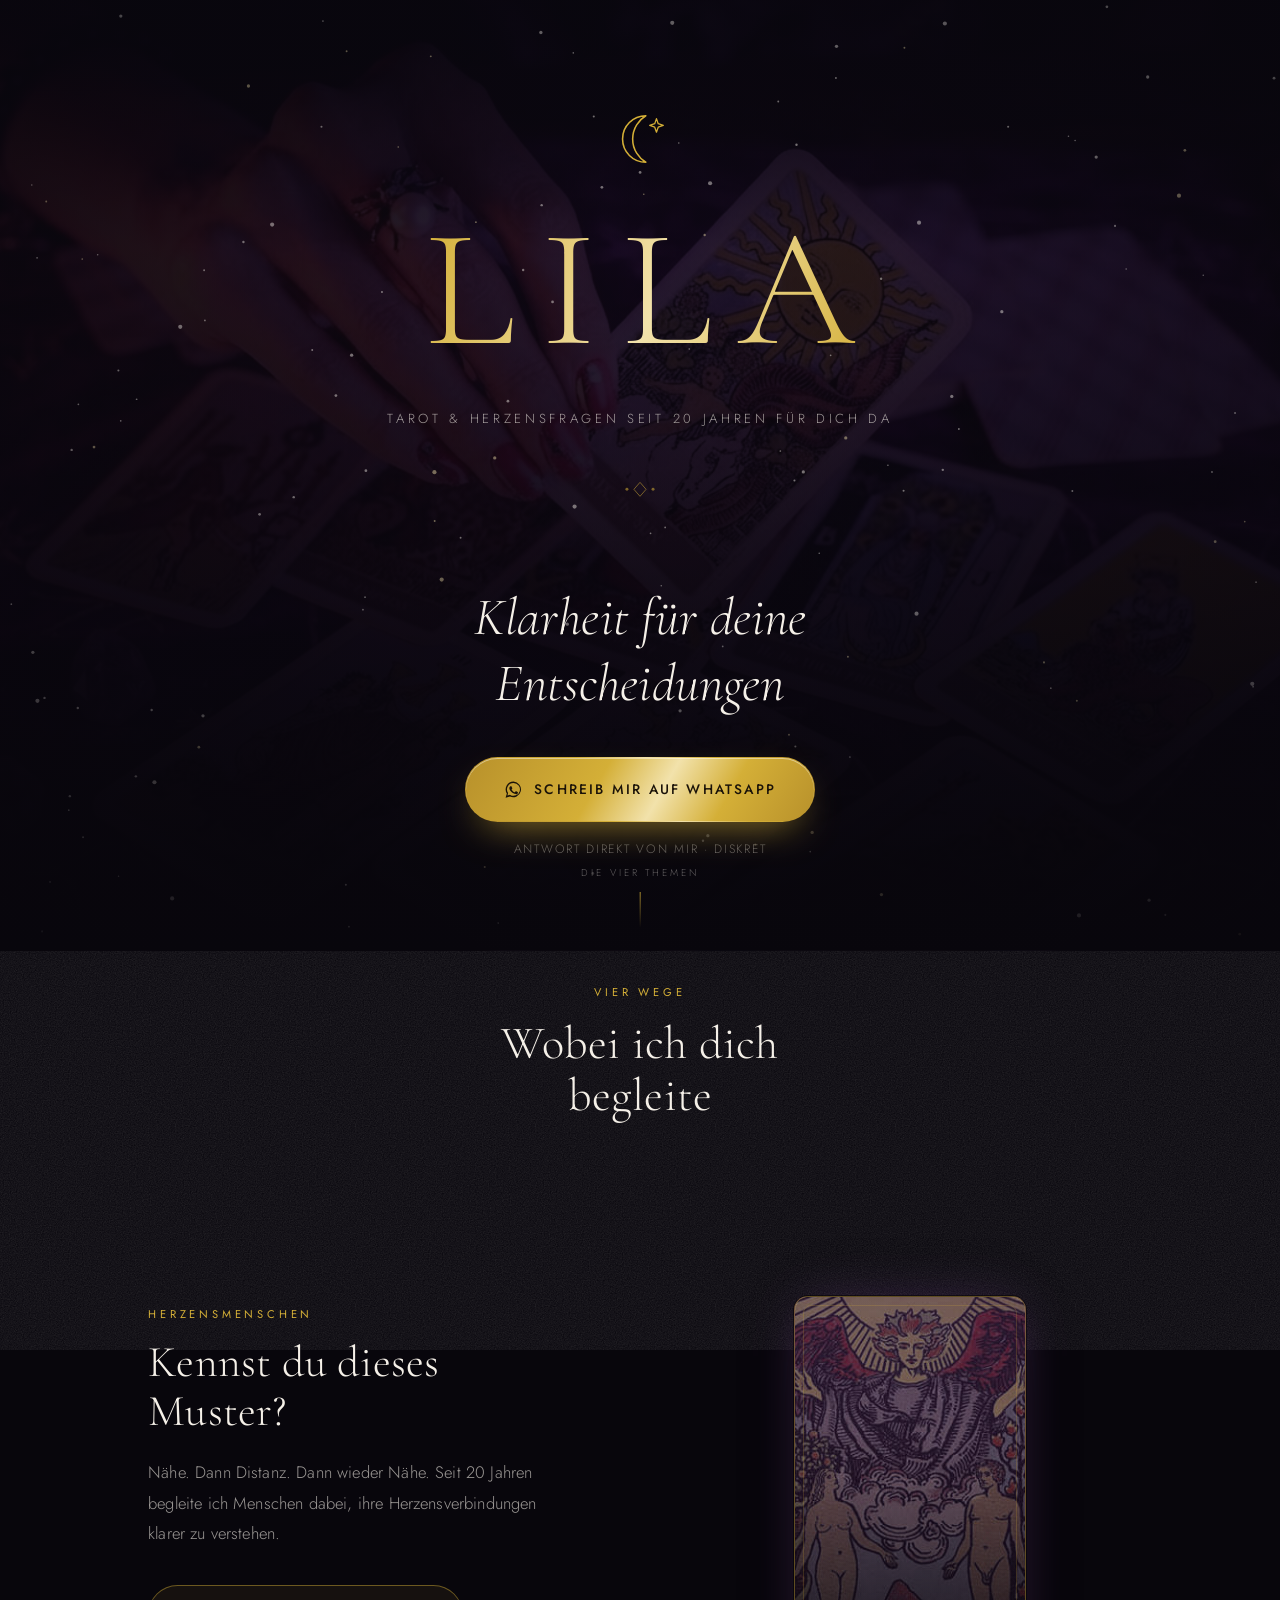
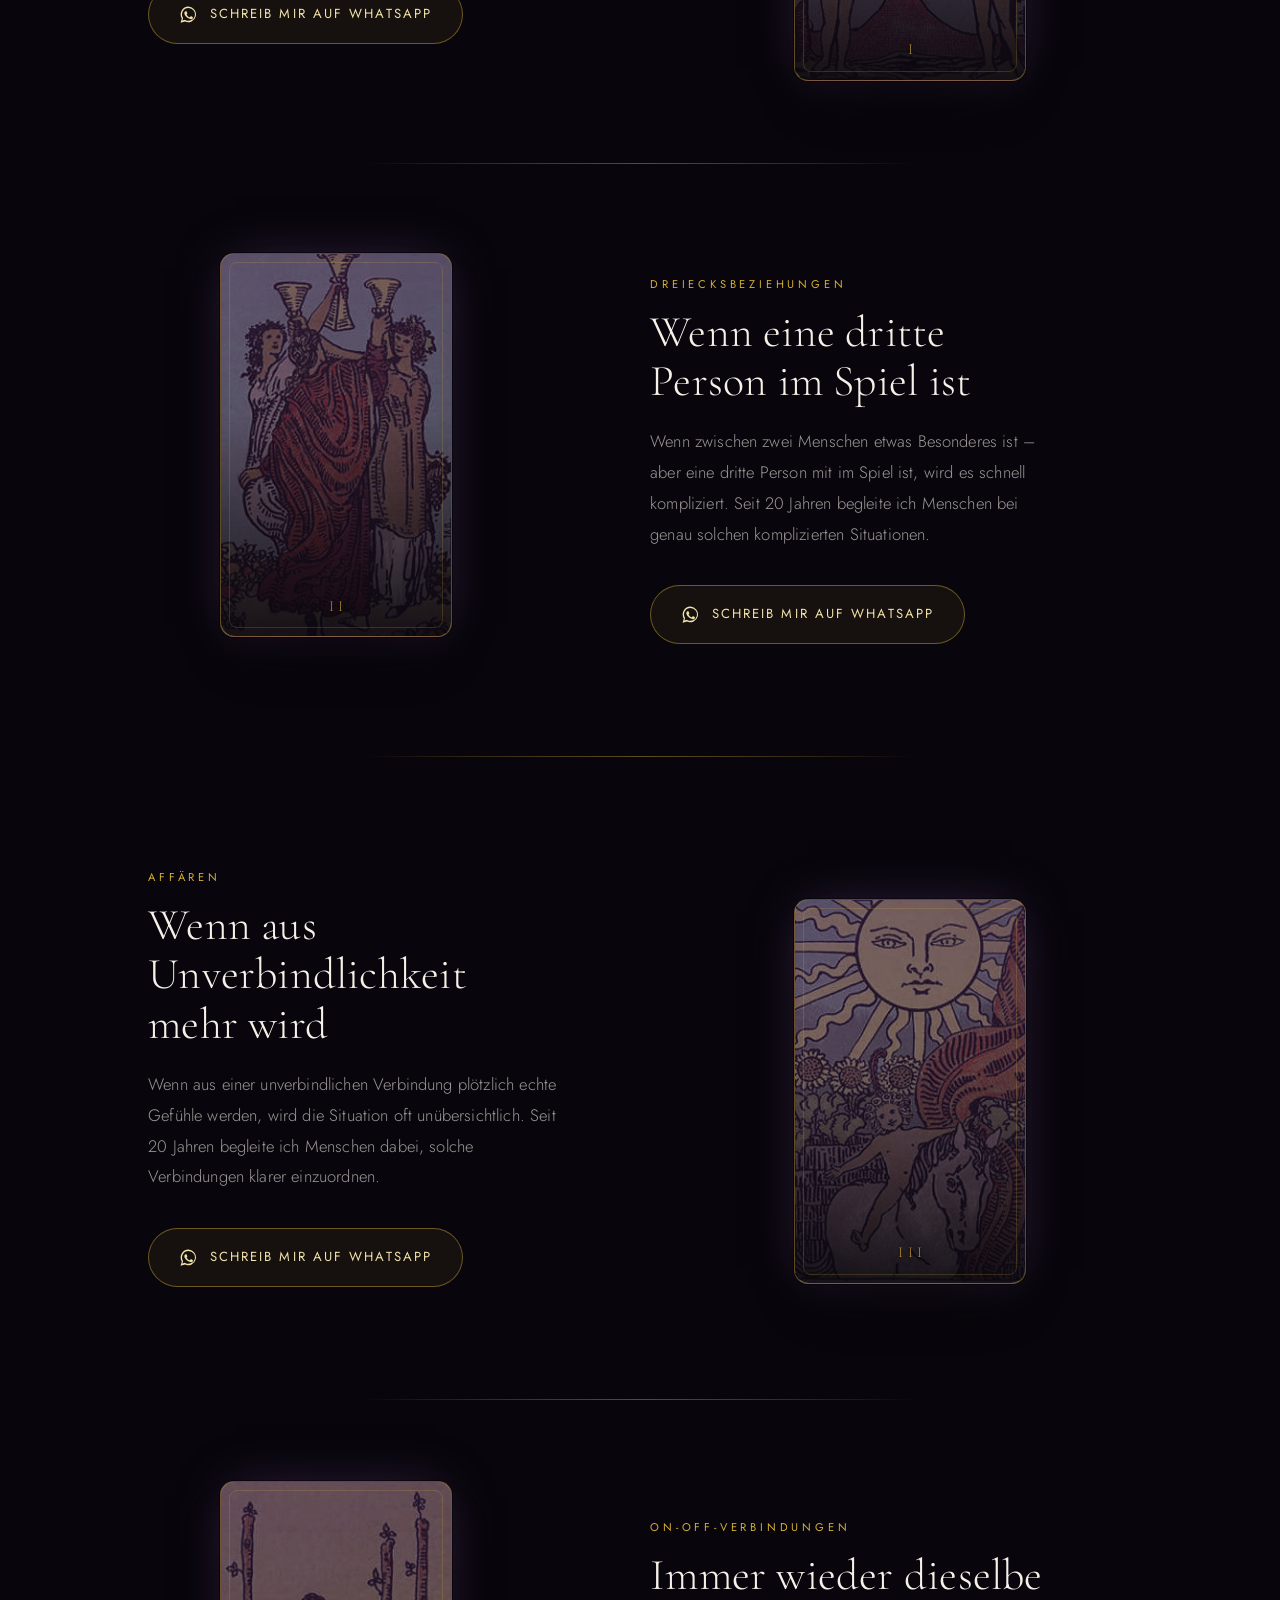
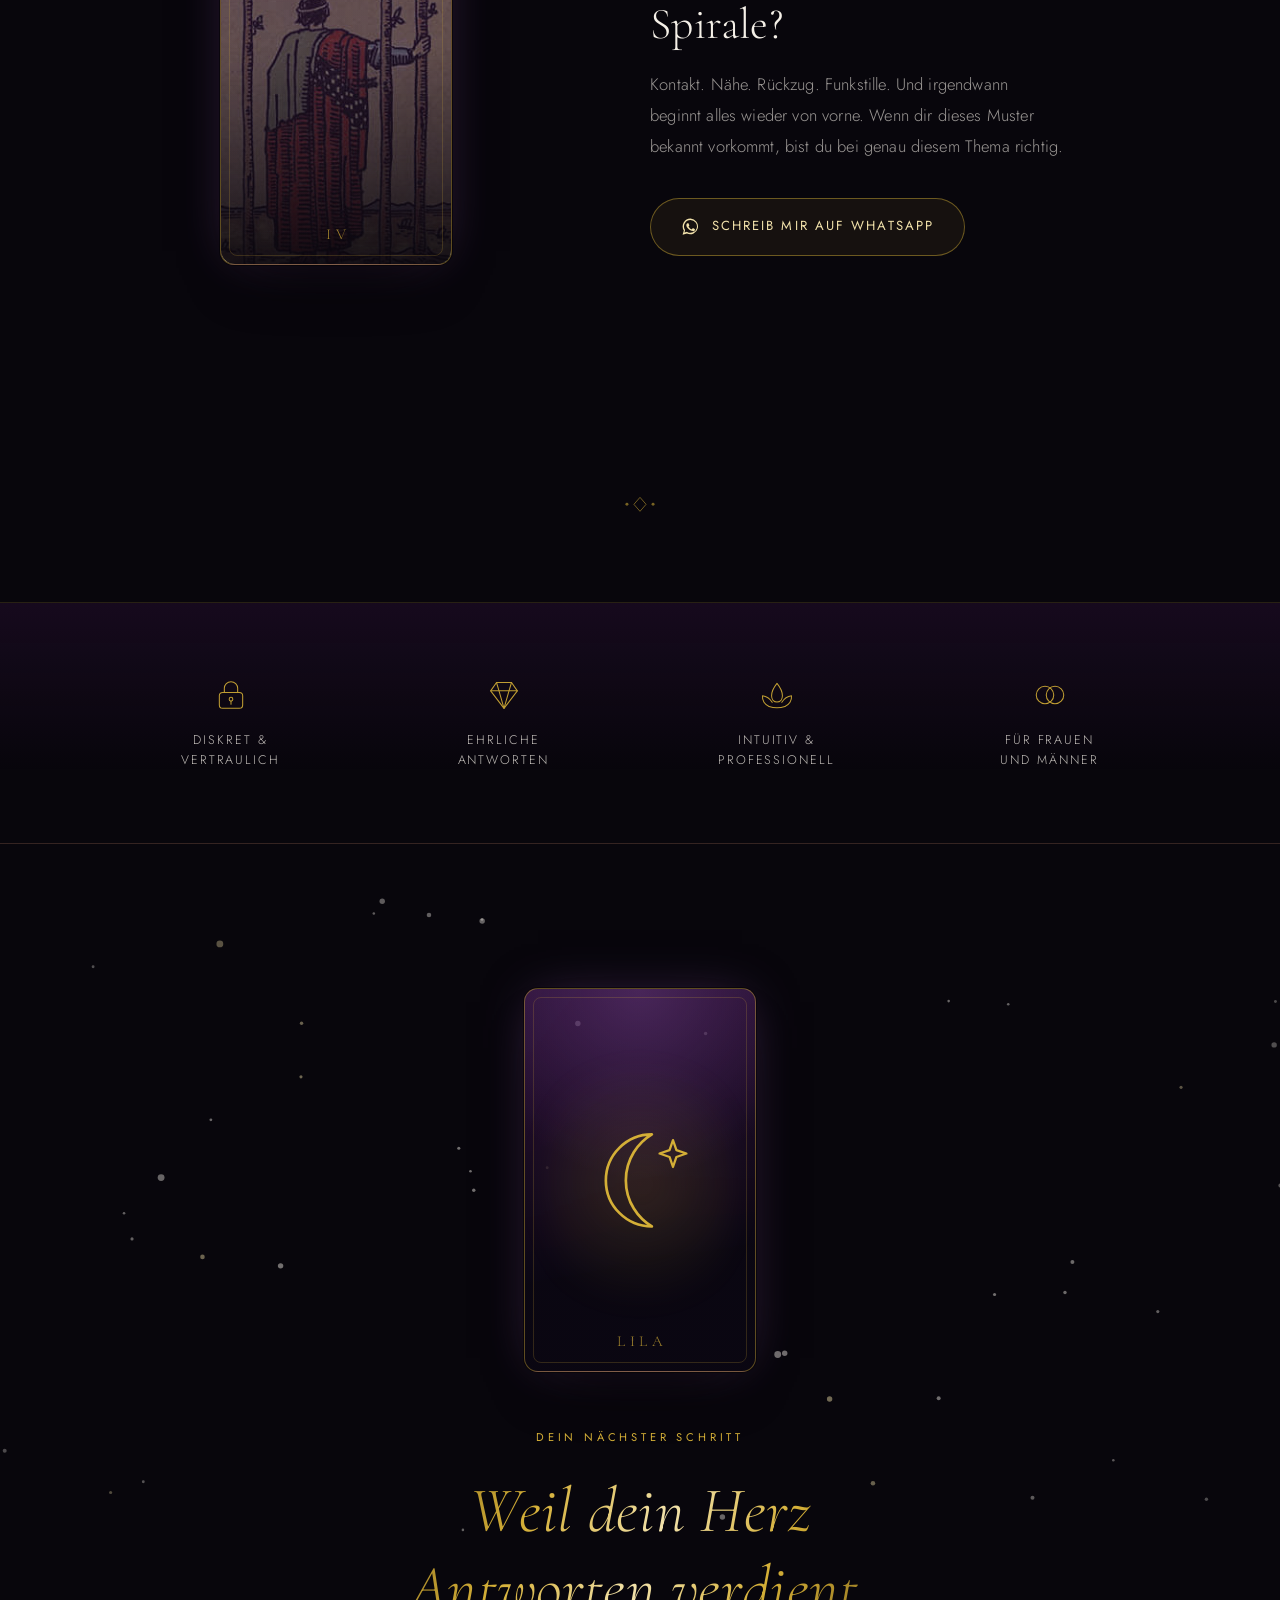
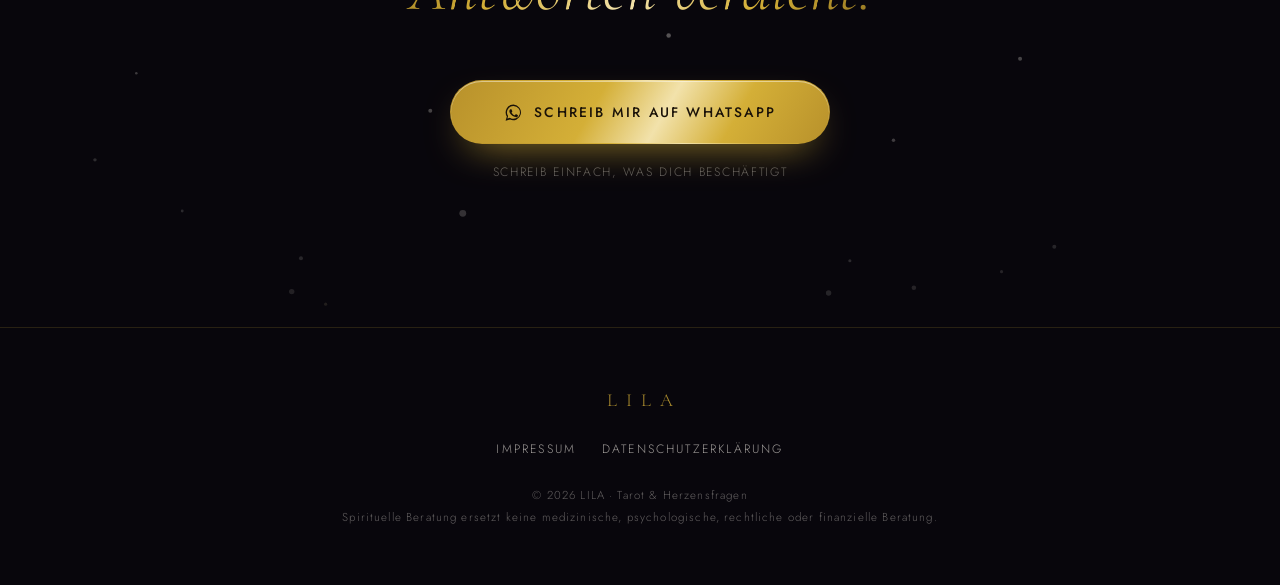
<file: index.html>
<!DOCTYPE html>
<html lang="de">
<head>
<meta charset="utf-8">
<meta name="viewport" content="width=device-width, initial-scale=1">
<title>LILA — Tarot &amp; Herzensfragen | Klarheit für deine Entscheidungen</title>
<meta name="description" content="Tarot &amp; Herzensfragen — seit 20 Jahren begleite ich Menschen bei Herzensverbindungen, Dreiecksbeziehungen, Affären und On-Off-Situationen. Schreib mir auf WhatsApp.">
<meta name="theme-color" content="#08060c">

<!-- Social-Vorschau (z. B. wenn der Link in Instagram-Stories geteilt wird) -->
<meta property="og:type" content="website">
<meta property="og:title" content="LILA — Tarot &amp; Herzensfragen">
<meta property="og:description" content="Klarheit für deine Entscheidungen. Seit 20 Jahren für dich da.">
<meta property="og:locale" content="de_DE">

<!--
  SCHRIFTEN
  Hinweis für den Live-Gang: Google Fonts wird hier vom Google-Server geladen.
  Dabei wird die IP-Adresse der Besucher an Google übertragen (DSGVO-relevant,
  vgl. Abschnitt "Google Fonts" in datenschutz.html). Datenschutzfreundlicher
  ist es, die beiden Schriften herunterzuladen und lokal mitzuliefern.
-->
<link rel="preconnect" href="https://fonts.googleapis.com">
<link rel="preconnect" href="https://fonts.gstatic.com" crossorigin>
<link href="https://fonts.googleapis.com/css2?family=Cormorant+Garamond:ital,wght@0,300;0,400;0,500;1,300;1,400&family=Jost:wght@300;400;500&display=swap" rel="stylesheet">

<link rel="preload" as="image" href="assets/images/hero-tarot.jpg" fetchpriority="high">
<link rel="stylesheet" href="style.css">

<!-- Ohne JavaScript werden die Einblend-Effekte übersprungen,
     alle Inhalte bleiben sichtbar. -->
<noscript>
  <style>
    .reveal { opacity: 1 !important; transform: none !important; }
    .sticky-cta { display: none; }
  </style>
</noscript>

<!-- Favicon: gezeichneter Mond, als Inline-SVG (keine Bilddatei nötig) -->
<link rel="icon" href="data:image/svg+xml,%3Csvg xmlns='http://www.w3.org/2000/svg' viewBox='0 0 64 64'%3E%3Crect width='64' height='64' fill='%2308060c'/%3E%3Cpath d='M38 10A22 22 0 1 0 38 54 26 26 0 0 1 38 10Z' fill='none' stroke='%23d4af37' stroke-width='2.5'/%3E%3C/svg%3E">
</head>

<body>

<!-- Hintergrund-Atmosphäre: radiale Lila-Verläufe + feines Korn (reines CSS) -->
<div class="atmosphere" aria-hidden="true"></div>

<!-- Wiederverwendete SVG-Verläufe für die goldenen Trennornamente -->
<svg width="0" height="0" style="position:absolute" aria-hidden="true" focusable="false">
  <defs>
    <linearGradient id="ornLeft" x1="0" y1="0" x2="1" y2="0">
      <stop offset="0"   stop-color="currentColor" stop-opacity="0"></stop>
      <stop offset="1"   stop-color="currentColor" stop-opacity="1"></stop>
    </linearGradient>
    <linearGradient id="ornRight" x1="1" y1="0" x2="0" y2="0">
      <stop offset="0"   stop-color="currentColor" stop-opacity="0"></stop>
      <stop offset="1"   stop-color="currentColor" stop-opacity="1"></stop>
    </linearGradient>
  </defs>
</svg>


<!-- ======================================================================
     1 — HERO
     Texte: Wortmarke, Zeile darunter, Claim, Button
     ====================================================================== -->
<header class="hero">

  <!-- Sternenhimmel (reines SVG, keine Bilddatei) -->
  <div class="starfield" aria-hidden="true">
    <svg viewBox="0 0 1600 1100" preserveAspectRatio="xMidYMid slice">
      <circle class="star star--gold" cx="520.2" cy="170.1" r="0.9"></circle>
      <circle class="star" cx="857.0" cy="403.9" r="0.9"></circle>
      <circle class="star star--gold" cx="346.9" cy="99.5" r="1.9"></circle>
      <circle class="star" cx="150.1" cy="467.9" r="1.0"></circle>
      <circle class="star" cx="1007.4" cy="640.3" r="0.9"></circle>
      <circle class="star" cx="635.9" cy="1068.2" r="0.9"></circle>
      <circle class="star" cx="217.5" cy="462.0" r="1.0"></circle>
      <circle class="star" cx="895.7" cy="748.0" r="1.0"></circle>
      <circle class="star" cx="1020.6" cy="411.2" r="1.0"></circle>
      <circle class="star" cx="989.0" cy="546.1" r="1.9"></circle>
      <circle class="star" cx="745.4" cy="1010.7" r="1.6"></circle>
      <circle class="star star--gold" cx="1267.5" cy="766.5" r="1.2"></circle>
      <circle class="star" cx="482.8" cy="544.7" r="1.6"></circle>
      <circle class="star" cx="463.2" cy="1072.4" r="1.0"></circle>
      <circle class="star" cx="268.0" cy="378.2" r="2.4"></circle>
      <circle class="star" cx="1533.7" cy="90.5" r="1.6"></circle>
      <circle class="star star--gold" cx="562.1" cy="546.4" r="2.4"></circle>
      <circle class="star star--gold" cx="154.6" cy="299.7" r="1.0"></circle>
      <circle class="star" cx="1120.0" cy="710.1" r="2.4"></circle>
      <circle class="star" cx="618.6" cy="733.5" r="0.9"></circle>
      <circle class="star star--gold" cx="570.5" cy="670.7" r="2.4"></circle>
      <circle class="star" cx="1226.0" cy="146.7" r="1.2"></circle>
      <circle class="star" cx="1461.9" cy="546.2" r="1.1"></circle>
      <circle class="star" cx="878.5" cy="967.1" r="1.9"></circle>
      <circle class="star" cx="448.1" cy="457.8" r="1.6"></circle>
      <circle class="star star--gold" cx="610.1" cy="257.1" r="1.0"></circle>
      <circle class="star" cx="374.3" cy="259.9" r="2.4"></circle>
      <circle class="star" cx="295.6" cy="312.7" r="1.1"></circle>
      <circle class="star" cx="592.4" cy="622.2" r="1.1"></circle>
      <circle class="star" cx="824.6" cy="677.9" r="0.9"></circle>
      <circle class="star" cx="1389.1" cy="1041.7" r="1.9"></circle>
      <circle class="star star--gold" cx="631.9" cy="529.9" r="1.9"></circle>
      <circle class="star star--gold" cx="112.9" cy="233.1" r="1.1"></circle>
      <circle class="star" cx="960.0" cy="117.4" r="1.1"></circle>
      <circle class="star" cx="1512.9" cy="673.7" r="1.0"></circle>
      <circle class="star" cx="981.1" cy="167.6" r="1.4"></circle>
      <circle class="star" cx="962.4" cy="521.9" r="1.0"></circle>
      <circle class="star" cx="1583.0" cy="513.0" r="2.4"></circle>
      <circle class="star" cx="234.9" cy="821.6" r="1.4"></circle>
      <circle class="star" cx="1105.0" cy="567.8" r="1.2"></circle>
      <circle class="star" cx="844.9" cy="165.5" r="0.9"></circle>
      <circle class="star" cx="479.4" cy="705.5" r="1.0"></circle>
      <circle class="star" cx="420.7" cy="405.0" r="1.1"></circle>
      <circle class="star" cx="359.8" cy="595.2" r="1.6"></circle>
      <circle class="star" cx="979.8" cy="863.8" r="1.2"></circle>
      <circle class="star star--gold" cx="1305.5" cy="811.0" r="1.2"></circle>
      <circle class="star" cx="788.5" cy="801.3" r="0.9"></circle>
      <circle class="star" cx="755.9" cy="216.7" r="1.6"></circle>
      <circle class="star star--gold" cx="1494.0" cy="1081.0" r="1.6"></circle>
      <circle class="star star--gold" cx="168.2" cy="517.4" r="1.6"></circle>
      <circle class="star" cx="997.0" cy="985.5" r="0.9"></circle>
      <circle class="star" cx="1042.9" cy="876.0" r="1.0"></circle>
      <circle class="star" cx="196.4" cy="428.7" r="1.2"></circle>
      <circle class="star star--gold" cx="289.5" cy="864.6" r="1.6"></circle>
      <circle class="star" cx="1508.5" cy="791.3" r="2.4"></circle>
      <circle class="star" cx="1509.5" cy="794.6" r="1.1"></circle>
      <circle class="star" cx="49.7" cy="648.8" r="2.4"></circle>
      <circle class="star" cx="238.1" cy="905.2" r="2.4"></circle>
      <circle class="star star--gold" cx="562.4" cy="602.9" r="1.1"></circle>
      <circle class="star" cx="1275.4" cy="796.3" r="1.0"></circle>
      <circle class="star" cx="1488.6" cy="478.0" r="1.2"></circle>
      <circle class="star" cx="341.1" cy="280.0" r="1.4"></circle>
      <circle class="star" cx="1218.7" cy="360.7" r="1.9"></circle>
      <circle class="star" cx="102.7" cy="811.0" r="2.4"></circle>
      <circle class="star" cx="1300.3" cy="568.2" r="1.1"></circle>
      <circle class="star" cx="837.3" cy="26.4" r="2.4"></circle>
      <circle class="star star--gold" cx="972.4" cy="850.3" r="1.1"></circle>
      <circle class="star" cx="757.9" cy="795.0" r="0.9"></circle>
      <circle class="star" cx="829.1" cy="610.3" r="1.0"></circle>
      <circle class="star" cx="96.2" cy="214.1" r="0.9"></circle>
      <circle class="star" cx="812.2" cy="617.2" r="1.0"></circle>
      <circle class="star" cx="978.7" cy="556.0" r="1.2"></circle>
      <circle class="star" cx="724.3" cy="586.2" r="2.4"></circle>
      <circle class="star" cx="399.3" cy="575.3" r="1.4"></circle>
      <circle class="star star--gold" cx="1423.7" cy="226.4" r="2.4"></circle>
      <circle class="star" cx="199.1" cy="487.0" r="1.0"></circle>
      <circle class="star" cx="686.2" cy="237.4" r="1.4"></circle>
      <circle class="star star--gold" cx="1430.5" cy="174.0" r="1.6"></circle>
      <circle class="star" cx="1407.9" cy="1058.7" r="1.2"></circle>
      <circle class="star" cx="155.5" cy="968.8" r="1.1"></circle>
      <circle class="star" cx="1327.9" cy="181.7" r="1.9"></circle>
      <circle class="star" cx="647.2" cy="464.3" r="1.6"></circle>
      <circle class="star" cx="1152.8" cy="27.2" r="2.4"></circle>
      <circle class="star" cx="34.7" cy="366.7" r="1.4"></circle>
      <circle class="star" cx="108.1" cy="1077.8" r="1.2"></circle>
      <circle class="star" cx="172.4" cy="294.9" r="0.9"></circle>
      <circle class="star" cx="294.3" cy="828.3" r="1.9"></circle>
      <circle class="star star--gold" cx="1079.4" cy="1035.2" r="1.9"></circle>
      <circle class="star star--gold" cx="1465.6" cy="626.8" r="1.6"></circle>
      <circle class="star" cx="97.4" cy="754.8" r="1.9"></circle>
      <circle class="star" cx="433.1" cy="24.3" r="1.0"></circle>
      <circle class="star" cx="139.0" cy="937.6" r="1.0"></circle>
      <circle class="star" cx="199.2" cy="18.6" r="1.9"></circle>
      <circle class="star" cx="431.4" cy="146.6" r="1.2"></circle>
      <circle class="star star--gold" cx="1545.1" cy="290.9" r="1.1"></circle>
      <circle class="star" cx="501.4" cy="337.8" r="1.2"></circle>
      <circle class="star" cx="800.1" cy="199.6" r="1.6"></circle>
      <circle class="star" cx="1585.3" cy="46.2" r="0.9"></circle>
      <circle class="star" cx="881.1" cy="212.1" r="2.4"></circle>
      <circle class="star" cx="715.9" cy="722.3" r="1.9"></circle>
      <circle class="star" cx="872.9" cy="972.9" r="1.4"></circle>
      <circle class="star" cx="1566.1" cy="378.9" r="1.1"></circle>
      <circle class="star star--gold" cx="557.9" cy="65.2" r="1.1"></circle>
      <circle class="star star--gold" cx="999.2" cy="963.3" r="1.9"></circle>
      <circle class="star" cx="140.2" cy="921.3" r="1.4"></circle>
      <circle class="star star--gold" cx="1106.0" cy="55.2" r="1.1"></circle>
      <circle class="star" cx="714.0" cy="292.4" r="1.6"></circle>
      <circle class="star star--gold" cx="874.8" cy="272.0" r="1.4"></circle>
      <circle class="star" cx="296.5" cy="370.8" r="1.0"></circle>
      <circle class="star star--gold" cx="804.4" cy="224.7" r="0.9"></circle>
      <circle class="star" cx="1303.5" cy="162.5" r="0.9"></circle>
      <circle class="star" cx="481.8" cy="691.1" r="1.0"></circle>
      <circle class="star" cx="846.4" cy="822.6" r="1.9"></circle>
      <circle class="star" cx="1150.4" cy="543.7" r="1.4"></circle>
      <circle class="star" cx="1027.4" cy="53.6" r="1.9"></circle>
      <circle class="star" cx="1295.8" cy="157.6" r="0.9"></circle>
      <circle class="star star--gold" cx="933.5" cy="977.4" r="1.2"></circle>
      <circle class="star" cx="72.5" cy="699.2" r="1.0"></circle>
      <circle class="star" cx="722.8" cy="61.2" r="0.9"></circle>
      <circle class="star" cx="1086.9" cy="538.4" r="0.9"></circle>
      <circle class="star" cx="117.3" cy="1020.6" r="1.0"></circle>
      <circle class="star" cx="110.9" cy="807.6" r="1.4"></circle>
      <circle class="star" cx="1349.7" cy="261.4" r="1.2"></circle>
      <circle class="star star--gold" cx="1038.1" cy="506.8" r="1.9"></circle>
      <circle class="star" cx="1451.8" cy="318.6" r="0.9"></circle>
      <circle class="star" cx="1026.7" cy="90.3" r="1.1"></circle>
      <circle class="star star--gold" cx="1040.6" cy="759.9" r="1.1"></circle>
      <circle class="star" cx="102.3" cy="298.4" r="1.0"></circle>
      <circle class="star" cx="1079.0" cy="322.5" r="1.4"></circle>
      <circle class="star" cx="746.5" cy="134.9" r="1.2"></circle>
      <circle class="star" cx="142.3" cy="520.6" r="1.4"></circle>
      <circle class="star" cx="1308.0" cy="1059.3" r="2.4"></circle>
      <circle class="star star--gold" cx="620.3" cy="1003.2" r="1.2"></circle>
      <circle class="star" cx="149.4" cy="819.3" r="1.4"></circle>
      <circle class="star" cx="216.6" cy="898.4" r="1.4"></circle>
      <circle class="star" cx="1122.9" cy="257.7" r="2.4"></circle>
      <circle class="star" cx="258.6" cy="1039.6" r="2.4"></circle>
      <circle class="star" cx="1160.8" cy="458.8" r="1.9"></circle>
      <circle class="star" cx="1340.3" cy="7.9" r="1.6"></circle>
      <circle class="star" cx="196.6" cy="1013.9" r="0.9"></circle>
      <circle class="star" cx="466.3" cy="411.0" r="1.9"></circle>
      <circle class="star" cx="1387.5" cy="89.1" r="1.9"></circle>
      <circle class="star" cx="1362.6" cy="311.3" r="0.9"></circle>
      <circle class="star" cx="459.6" cy="1023.9" r="1.2"></circle>
      <circle class="star" cx="698.8" cy="349.4" r="1.6"></circle>
      <circle class="star" cx="685.3" cy="37.6" r="1.9"></circle>
      <circle class="star star--gold" cx="1499.8" cy="603.6" r="1.0"></circle>
      <circle class="star" cx="1169.0" cy="496.5" r="1.1"></circle>
      <circle class="star star--gold" cx="460.5" cy="59.3" r="1.1"></circle>
      <circle class="star" cx="664.8" cy="312.5" r="1.4"></circle>
    </svg>
  </div>

  <div class="wrap hero__inner">

    <!-- Mondsymbol über der Wortmarke -->
    <svg class="hero__moon line-icon fade-in" viewBox="0 0 64 64" aria-hidden="true">
      <path d="M38 8A24 24 0 1 0 38 56 28 28 0 0 1 38 8Z" stroke-width="1.6"></path>
      <path d="M49 11l1.8 5.2L56 18l-5.2 1.8L49 25l-1.8-5.2L42 18l5.2-1.8z" stroke-width="1.3"></path>
    </svg>

    <h1 class="wordmark gold-text fade-in d1">LILA</h1>

    <p class="hero__tagline fade-in d2">Tarot &amp; Herzensfragen seit 20&nbsp;Jahren für dich da</p>

    <!-- Trennornament -->
    <div class="ornament ornament--tight fade-in d3">
      <svg viewBox="0 0 300 20" fill="none" stroke="currentColor" stroke-width="1" aria-hidden="true">
        <line x1="0" y1="10" x2="128" y2="10" stroke="url(#ornLeft)"></line>
        <line x1="300" y1="10" x2="172" y2="10" stroke="url(#ornRight)"></line>
        <circle cx="136" cy="10" r="1.6" fill="currentColor" stroke="none"></circle>
        <circle cx="164" cy="10" r="1.6" fill="currentColor" stroke="none"></circle>
        <path d="M150 2.5l6.5 7.5-6.5 7.5-6.5-7.5z"></path>
      </svg>
    </div>

    <p class="hero__claim fade-in d4">Klarheit für deine<br>Entscheidungen</p>

    <div class="hero__cta fade-in d5">
      <!-- WhatsApp-Nummer zentral ändern: hier und bei allen weiteren Buttons -->
      <a class="btn btn--gold btn--lg" href="https://wa.me/4915630127948" target="_blank" rel="noopener">
        <svg viewBox="0 0 24 24" fill="currentColor" aria-hidden="true">
          <path d="M12.04 2a9.9 9.9 0 0 0-8.43 15.1L2 22.5l5.55-1.55A9.9 9.9 0 1 0 12.04 2Zm0 1.8a8.1 8.1 0 1 1-4.16 15.05l-.3-.18-3.24.9.88-3.15-.2-.31A8.1 8.1 0 0 1 12.04 3.8Zm-3.6 4.05c-.18 0-.47.07-.72.34-.25.27-.95.93-.95 2.26 0 1.33.97 2.62 1.1 2.8.14.18 1.9 2.9 4.6 3.96 2.25.89 2.71.71 3.2.67.49-.05 1.57-.64 1.79-1.26.22-.62.22-1.15.16-1.26-.07-.11-.25-.18-.52-.31-.27-.14-1.57-.78-1.82-.86-.24-.09-.42-.14-.6.13-.17.27-.68.86-.83 1.04-.16.18-.31.2-.58.07-.27-.14-1.12-.42-2.14-1.33-.79-.7-1.32-1.57-1.48-1.84-.15-.27-.01-.41.12-.55.12-.12.27-.31.4-.47.14-.16.18-.27.27-.45.09-.18.05-.34-.02-.47-.07-.14-.6-1.45-.83-1.98-.21-.52-.43-.45-.59-.46h-.5Z"></path>
        </svg>
        Schreib mir auf WhatsApp
      </a>
      <p class="btn-note">Antwort direkt von mir · diskret</p>
    </div>
  </div>

  <div class="scroll-hint" aria-hidden="true"><span>Die vier Themen</span></div>
</header>


<main>

<!-- ======================================================================
     2 — DIE VIER THEMEN-SEKTIONEN
     Jede Sektion: Tarot-Karte mit eigenem Linien-Icon + Headline + Text + Button
     Zum Ändern eines Textes einfach die Zeile in <h2> bzw. <p> anpassen.
     ====================================================================== -->
<section class="themes wrap" aria-labelledby="themen-titel">

  <div class="section-head reveal">
    <p class="kicker">Vier Wege</p>
    <!-- Überleitung — frei anpassbar -->
    <h2 id="themen-titel">Wobei ich dich begleite</h2>
  </div>


  <!-- ---------- a) HERZENSMENSCHEN ---------- -->
  <article class="theme reveal">
    <div class="theme__art">
      <div class="tarot tarot--photo" style="--crop-x: -261.3%; --crop-y: -21.3%">
        <!-- Bildausschnitt: Spalte 3, Reihe 1 – Die Liebenden.
             Andere Karte zeigen? Nur die Werte --crop-x / --crop-y oben ändern
             (Erklärung dazu in style.css, Abschnitt "Tarot-Karte als Foto"). -->
        <img class="tarot__photo" src="assets/images/card-tarot.jpg" alt="Tarotkarte „Die Liebenden“" loading="lazy" decoding="async">
        <span class="tarot__numeral">I</span>
      </div>
    </div>

    <div class="theme__body">
      <p class="kicker">Herzensmenschen</p>
      <h2 class="theme__title">Kennst du dieses Muster?</h2>
      <p class="theme__text">Nähe. Dann Distanz. Dann wieder Nähe. Seit 20 Jahren begleite ich Menschen dabei, ihre Herzensverbindungen klarer zu verstehen.</p>
      <div class="theme__cta">
        <a class="btn btn--ghost" href="https://wa.me/4915630127948?text=Hallo%20Lila%2C%20ich%20schreibe%20HERZ" target="_blank" rel="noopener">
          <svg viewBox="0 0 24 24" fill="currentColor" aria-hidden="true"><path d="M12.04 2a9.9 9.9 0 0 0-8.43 15.1L2 22.5l5.55-1.55A9.9 9.9 0 1 0 12.04 2Zm0 1.8a8.1 8.1 0 1 1-4.16 15.05l-.3-.18-3.24.9.88-3.15-.2-.31A8.1 8.1 0 0 1 12.04 3.8Zm-3.6 4.05c-.18 0-.47.07-.72.34-.25.27-.95.93-.95 2.26 0 1.33.97 2.62 1.1 2.8.14.18 1.9 2.9 4.6 3.96 2.25.89 2.71.71 3.2.67.49-.05 1.57-.64 1.79-1.26.22-.62.22-1.15.16-1.26-.07-.11-.25-.18-.52-.31-.27-.14-1.57-.78-1.82-.86-.24-.09-.42-.14-.6.13-.17.27-.68.86-.83 1.04-.16.18-.31.2-.58.07-.27-.14-1.12-.42-2.14-1.33-.79-.7-1.32-1.57-1.48-1.84-.15-.27-.01-.41.12-.55.12-.12.27-.31.4-.47.14-.16.18-.27.27-.45.09-.18.05-.34-.02-.47-.07-.14-.6-1.45-.83-1.98-.21-.52-.43-.45-.59-.46h-.5Z"></path></svg>
          Schreib mir auf WhatsApp
        </a>
      </div>
    </div>
  </article>


  <!-- ---------- b) DREIECKSBEZIEHUNGEN ---------- -->
  <article class="theme reveal">
    <div class="theme__art">
      <div class="tarot tarot--photo" style="--crop-x: -137.0%; --crop-y: -237.6%">
        <!-- Bildausschnitt: Spalte 2, Reihe 2 – Drei der Kelche.
             Andere Karte zeigen? Nur die Werte --crop-x / --crop-y oben ändern
             (Erklärung dazu in style.css, Abschnitt "Tarot-Karte als Foto"). -->
        <img class="tarot__photo" src="assets/images/card-tarot.jpg" alt="Tarotkarte „Drei der Kelche“" loading="lazy" decoding="async">
        <span class="tarot__numeral">II</span>
      </div>
    </div>

    <div class="theme__body">
      <p class="kicker">Dreiecksbeziehungen</p>
      <h2 class="theme__title">Wenn eine dritte Person im Spiel ist</h2>
      <p class="theme__text">Wenn zwischen zwei Menschen etwas Besonderes ist – aber eine dritte Person mit im Spiel ist, wird es schnell kompliziert. Seit 20 Jahren begleite ich Menschen bei genau solchen komplizierten Situationen.</p>
      <div class="theme__cta">
        <a class="btn btn--ghost" href="https://wa.me/4915630127948?text=Hallo%20Lila%2C%20ich%20schreibe%20DREIECK" target="_blank" rel="noopener">
          <svg viewBox="0 0 24 24" fill="currentColor" aria-hidden="true"><path d="M12.04 2a9.9 9.9 0 0 0-8.43 15.1L2 22.5l5.55-1.55A9.9 9.9 0 1 0 12.04 2Zm0 1.8a8.1 8.1 0 1 1-4.16 15.05l-.3-.18-3.24.9.88-3.15-.2-.31A8.1 8.1 0 0 1 12.04 3.8Zm-3.6 4.05c-.18 0-.47.07-.72.34-.25.27-.95.93-.95 2.26 0 1.33.97 2.62 1.1 2.8.14.18 1.9 2.9 4.6 3.96 2.25.89 2.71.71 3.2.67.49-.05 1.57-.64 1.79-1.26.22-.62.22-1.15.16-1.26-.07-.11-.25-.18-.52-.31-.27-.14-1.57-.78-1.82-.86-.24-.09-.42-.14-.6.13-.17.27-.68.86-.83 1.04-.16.18-.31.2-.58.07-.27-.14-1.12-.42-2.14-1.33-.79-.7-1.32-1.57-1.48-1.84-.15-.27-.01-.41.12-.55.12-.12.27-.31.4-.47.14-.16.18-.27.27-.45.09-.18.05-.34-.02-.47-.07-.14-.6-1.45-.83-1.98-.21-.52-.43-.45-.59-.46h-.5Z"></path></svg>
          Schreib mir auf WhatsApp
        </a>
      </div>
    </div>
  </article>


  <!-- ---------- c) AFFÄREN ---------- -->
  <article class="theme reveal">
    <div class="theme__art">
      <div class="tarot tarot--photo" style="--crop-x: -380.0%; --crop-y: -21.3%">
        <!-- Bildausschnitt: Spalte 4, Reihe 1 – Die Sonne.
             Andere Karte zeigen? Nur die Werte --crop-x / --crop-y oben ändern
             (Erklärung dazu in style.css, Abschnitt "Tarot-Karte als Foto"). -->
        <img class="tarot__photo" src="assets/images/card-tarot.jpg" alt="Tarotkarte „Die Sonne“" loading="lazy" decoding="async">
        <span class="tarot__numeral">III</span>
      </div>
    </div>

    <div class="theme__body">
      <p class="kicker">Affären</p>
      <h2 class="theme__title">Wenn aus Unverbindlichkeit mehr wird</h2>
      <p class="theme__text">Wenn aus einer unverbindlichen Verbindung plötzlich echte Gefühle werden, wird die Situation oft unübersichtlich. Seit 20 Jahren begleite ich Menschen dabei, solche Verbindungen klarer einzuordnen.</p>
      <div class="theme__cta">
        <a class="btn btn--ghost" href="https://wa.me/4915630127948?text=Hallo%20Lila%2C%20ich%20schreibe%20AFF%C3%84RE" target="_blank" rel="noopener">
          <svg viewBox="0 0 24 24" fill="currentColor" aria-hidden="true"><path d="M12.04 2a9.9 9.9 0 0 0-8.43 15.1L2 22.5l5.55-1.55A9.9 9.9 0 1 0 12.04 2Zm0 1.8a8.1 8.1 0 1 1-4.16 15.05l-.3-.18-3.24.9.88-3.15-.2-.31A8.1 8.1 0 0 1 12.04 3.8Zm-3.6 4.05c-.18 0-.47.07-.72.34-.25.27-.95.93-.95 2.26 0 1.33.97 2.62 1.1 2.8.14.18 1.9 2.9 4.6 3.96 2.25.89 2.71.71 3.2.67.49-.05 1.57-.64 1.79-1.26.22-.62.22-1.15.16-1.26-.07-.11-.25-.18-.52-.31-.27-.14-1.57-.78-1.82-.86-.24-.09-.42-.14-.6.13-.17.27-.68.86-.83 1.04-.16.18-.31.2-.58.07-.27-.14-1.12-.42-2.14-1.33-.79-.7-1.32-1.57-1.48-1.84-.15-.27-.01-.41.12-.55.12-.12.27-.31.4-.47.14-.16.18-.27.27-.45.09-.18.05-.34-.02-.47-.07-.14-.6-1.45-.83-1.98-.21-.52-.43-.45-.59-.46h-.5Z"></path></svg>
          Schreib mir auf WhatsApp
        </a>
      </div>
    </div>
  </article>


  <!-- ---------- d) ON-OFF-VERBINDUNGEN ---------- -->
  <article class="theme reveal">
    <div class="theme__art">
      <div class="tarot tarot--photo" style="--crop-x: -16.0%; --crop-y: -237.6%">
        <!-- Bildausschnitt: Spalte 1, Reihe 2 – Drei der Stäbe.
             Andere Karte zeigen? Nur die Werte --crop-x / --crop-y oben ändern
             (Erklärung dazu in style.css, Abschnitt "Tarot-Karte als Foto"). -->
        <img class="tarot__photo" src="assets/images/card-tarot.jpg" alt="Tarotkarte „Drei der Stäbe“" loading="lazy" decoding="async">
        <span class="tarot__numeral">IV</span>
      </div>
    </div>

    <div class="theme__body">
      <p class="kicker">On-Off-Verbindungen</p>
      <h2 class="theme__title">Immer wieder dieselbe Spirale?</h2>
      <p class="theme__text">Kontakt. Nähe. Rückzug. Funkstille. Und irgendwann beginnt alles wieder von vorne. Wenn dir dieses Muster bekannt vorkommt, bist du bei genau diesem Thema richtig.</p>
      <div class="theme__cta">
        <a class="btn btn--ghost" href="https://wa.me/4915630127948?text=Hallo%20Lila%2C%20ich%20schreibe%20ONOFF" target="_blank" rel="noopener">
          <svg viewBox="0 0 24 24" fill="currentColor" aria-hidden="true"><path d="M12.04 2a9.9 9.9 0 0 0-8.43 15.1L2 22.5l5.55-1.55A9.9 9.9 0 1 0 12.04 2Zm0 1.8a8.1 8.1 0 1 1-4.16 15.05l-.3-.18-3.24.9.88-3.15-.2-.31A8.1 8.1 0 0 1 12.04 3.8Zm-3.6 4.05c-.18 0-.47.07-.72.34-.25.27-.95.93-.95 2.26 0 1.33.97 2.62 1.1 2.8.14.18 1.9 2.9 4.6 3.96 2.25.89 2.71.71 3.2.67.49-.05 1.57-.64 1.79-1.26.22-.62.22-1.15.16-1.26-.07-.11-.25-.18-.52-.31-.27-.14-1.57-.78-1.82-.86-.24-.09-.42-.14-.6.13-.17.27-.68.86-.83 1.04-.16.18-.31.2-.58.07-.27-.14-1.12-.42-2.14-1.33-.79-.7-1.32-1.57-1.48-1.84-.15-.27-.01-.41.12-.55.12-.12.27-.31.4-.47.14-.16.18-.27.27-.45.09-.18.05-.34-.02-.47-.07-.14-.6-1.45-.83-1.98-.21-.52-.43-.45-.59-.46h-.5Z"></path></svg>
          Schreib mir auf WhatsApp
        </a>
      </div>
    </div>
  </article>
</section>


<!-- Trennornament -->
<div class="ornament" aria-hidden="true">
  <svg viewBox="0 0 300 20" fill="none" stroke="currentColor" stroke-width="1">
    <line x1="0" y1="10" x2="128" y2="10" stroke="url(#ornLeft)"></line>
    <line x1="300" y1="10" x2="172" y2="10" stroke="url(#ornRight)"></line>
    <circle cx="136" cy="10" r="1.6" fill="currentColor" stroke="none"></circle>
    <circle cx="164" cy="10" r="1.6" fill="currentColor" stroke="none"></circle>
    <path d="M150 2.5l6.5 7.5-6.5 7.5-6.5-7.5z"></path>
  </svg>
</div>


<!-- ======================================================================
     3 — TRUST- / USP-LEISTE
     Vier schlichte Linien-Icons nebeneinander
     ====================================================================== -->
<section class="trust" aria-label="Was dich erwartet">
  <div class="wrap trust__grid reveal">

    <!-- Schloss -->
    <div class="trust__item">
      <svg class="line-icon" viewBox="0 0 48 48" aria-hidden="true">
        <rect x="10" y="21" width="28" height="19" rx="4"></rect>
        <path d="M16 21v-5a8 8 0 0 1 16 0v5"></path>
        <circle cx="24" cy="29" r="2.2"></circle>
        <path d="M24 31.4v3.8"></path>
      </svg>
      <p>Diskret &amp;<br>vertraulich</p>
    </div>

    <!-- Diamant -->
    <div class="trust__item">
      <svg class="line-icon" viewBox="0 0 48 48" aria-hidden="true">
        <path d="M15 9h18l7 10-16 21L8 19z"></path>
        <path d="M8 19h32"></path>
        <path d="M15 9l3 10 6 21 6-21 3-10"></path>
      </svg>
      <p>Ehrliche<br>Antworten</p>
    </div>

    <!-- Lotus -->
    <div class="trust__item">
      <svg class="line-icon" viewBox="0 0 48 48" aria-hidden="true">
        <path d="M24 10c4.5 5.5 6.5 10.5 6.5 15S27.8 32.5 24 32.5s-6.5-3-6.5-7.5S19.5 15.5 24 10z"></path>
        <path d="M18.2 32.8c-2.6-4.2-6.8-7.3-11.6-7.9-.6 5.7 2.7 11 7.9 12.8"></path>
        <path d="M29.8 32.8c2.6-4.2 6.8-7.3 11.6-7.9.6 5.7-2.7 11-7.9 12.8"></path>
        <path d="M14.5 37.7c2.9 1.1 6.1 1.7 9.5 1.7s6.6-.6 9.5-1.7"></path>
      </svg>
      <p>Intuitiv &amp;<br>professionell</p>
    </div>

    <!-- Zwei verschlungene Kreise -->
    <div class="trust__item">
      <svg class="line-icon" viewBox="0 0 48 48" aria-hidden="true">
        <circle cx="18" cy="24" r="10.5"></circle>
        <circle cx="30" cy="24" r="10.5"></circle>
      </svg>
      <p>Für Frauen<br>und Männer</p>
    </div>
  </div>
</section>


<!-- ======================================================================
     4 — ABSCHLUSS-CTA
     ====================================================================== -->
<section class="finale" aria-labelledby="finale-claim">

  <div class="starfield" aria-hidden="true">
    <svg viewBox="0 0 1600 760" preserveAspectRatio="xMidYMid slice">
      <circle class="star star--gold" cx="1474.7" cy="715.6" r="1.0"></circle>
      <circle class="star star--gold" cx="493.1" cy="289.6" r="1.6"></circle>
      <circle class="star" cx="310.9" cy="338.5" r="1.2"></circle>
      <circle class="star" cx="1437.8" cy="85.2" r="2.4"></circle>
      <circle class="star" cx="820.1" cy="555.2" r="1.6"></circle>
      <circle class="star" cx="332.5" cy="32.4" r="1.6"></circle>
      <circle class="star" cx="992.1" cy="732.1" r="1.6"></circle>
      <circle class="star" cx="1371.9" cy="730.5" r="1.4"></circle>
      <circle class="star star--gold" cx="505.3" cy="70.1" r="2.4"></circle>
      <circle class="star star--gold" cx="773.1" cy="598.0" r="1.1"></circle>
      <circle class="star" cx="289.5" cy="247.9" r="1.2"></circle>
      <circle class="star" cx="136.7" cy="324.8" r="1.4"></circle>
      <circle class="star" cx="451.6" cy="447.3" r="1.0"></circle>
      <circle class="star" cx="464.1" cy="234.0" r="2.4"></circle>
      <circle class="star" cx="416.4" cy="86.1" r="1.0"></circle>
      <circle class="star" cx="1321.8" cy="184.0" r="1.1"></circle>
      <circle class="star" cx="947.2" cy="713.2" r="1.1"></circle>
      <circle class="star star--gold" cx="59.6" cy="477.9" r="1.9"></circle>
      <circle class="star" cx="1291.6" cy="520.0" r="1.2"></circle>
      <circle class="star" cx="1512.7" cy="408.9" r="2.4"></circle>
      <circle class="star" cx="555.7" cy="734.8" r="1.9"></circle>
      <circle class="star" cx="64.7" cy="203.7" r="1.2"></circle>
      <circle class="star star--gold" cx="734.9" cy="227.1" r="1.0"></circle>
      <circle class="star" cx="846.0" cy="132.9" r="1.2"></circle>
      <circle class="star" cx="675.7" cy="679.9" r="2.4"></circle>
      <circle class="star" cx="1048.7" cy="316.0" r="1.1"></circle>
      <circle class="star" cx="1098.1" cy="314.6" r="1.2"></circle>
      <circle class="star" cx="681.1" cy="229.5" r="0.9"></circle>
      <circle class="star" cx="178.2" cy="478.2" r="1.6"></circle>
      <circle class="star" cx="1163.2" cy="328.0" r="1.1"></circle>
      <circle class="star" cx="130.8" cy="426.4" r="1.0"></circle>
      <circle class="star" cx="896.6" cy="358.1" r="2.4"></circle>
      <circle class="star" cx="438.1" cy="259.0" r="0.9"></circle>
      <circle class="star" cx="231.3" cy="654.8" r="1.2"></circle>
      <circle class="star" cx="53.9" cy="495.7" r="1.9"></circle>
      <circle class="star" cx="672.9" cy="213.4" r="1.1"></circle>
      <circle class="star" cx="478.9" cy="678.3" r="1.0"></circle>
      <circle class="star" cx="104.8" cy="671.8" r="1.9"></circle>
      <circle class="star" cx="1075.3" cy="458.6" r="1.4"></circle>
      <circle class="star" cx="652.9" cy="607.9" r="1.4"></circle>
      <circle class="star" cx="547.9" cy="295.9" r="1.9"></circle>
      <circle class="star" cx="1066.6" cy="571.4" r="1.4"></circle>
      <circle class="star" cx="1103.3" cy="293.2" r="1.4"></circle>
      <circle class="star" cx="238.3" cy="283.5" r="2.4"></circle>
      <circle class="star" cx="446.7" cy="581.7" r="0.9"></circle>
      <circle class="star" cx="417.7" cy="642.4" r="1.2"></circle>
      <circle class="star" cx="901.5" cy="357.2" r="1.9"></circle>
      <circle class="star" cx="443.7" cy="277.0" r="1.1"></circle>
      <circle class="star" cx="1244.8" cy="140.9" r="1.9"></circle>
      <circle class="star star--gold" cx="579.5" cy="743.6" r="1.1"></circle>
      <circle class="star star--gold" cx="197.0" cy="563.8" r="0.9"></circle>
      <circle class="star" cx="1090.6" cy="703.3" r="1.4"></circle>
      <circle class="star" cx="1132.0" cy="432.2" r="0.9"></circle>
      <circle class="star star--gold" cx="963.4" cy="448.4" r="1.6"></circle>
      <circle class="star star--gold" cx="562.6" cy="125.7" r="1.2"></circle>
      <circle class="star" cx="683.4" cy="242.9" r="1.2"></circle>
      <circle class="star" cx="1370.2" cy="332.2" r="1.6"></circle>
      <circle class="star" cx="354.4" cy="425.6" r="1.4"></circle>
      <circle class="star" cx="1053.6" cy="720.8" r="1.1"></circle>
      <circle class="star" cx="1565.4" cy="238.2" r="0.9"></circle>
      <circle class="star star--gold" cx="562.2" cy="163.3" r="1.1"></circle>
      <circle class="star" cx="652.0" cy="49.8" r="1.6"></circle>
      <circle class="star" cx="756.4" cy="125.9" r="1.9"></circle>
      <circle class="star" cx="1522.7" cy="32.2" r="1.4"></circle>
      <circle class="star" cx="280.9" cy="620.7" r="2.4"></circle>
      <circle class="star" cx="857.8" cy="472.1" r="1.9"></circle>
      <circle class="star" cx="294.5" cy="335.2" r="1.2"></circle>
      <circle class="star" cx="689.2" cy="52.9" r="0.9"></circle>
      <circle class="star" cx="613.3" cy="48.7" r="0.9"></circle>
      <circle class="star" cx="562.2" cy="711.4" r="1.4"></circle>
      <circle class="star" cx="234.0" cy="742.0" r="2.4"></circle>
      <circle class="star" cx="198.7" cy="56.6" r="2.4"></circle>
      <circle class="star" cx="1560.7" cy="603.4" r="1.0"></circle>
      <circle class="star" cx="1197.3" cy="459.6" r="1.2"></circle>
      <circle class="star" cx="1249.2" cy="239.5" r="1.4"></circle>
      <circle class="star" cx="1454.6" cy="707.3" r="1.4"></circle>
      <circle class="star star--gold" cx="1179.5" cy="170.7" r="1.1"></circle>
      <circle class="star" cx="1245.7" cy="110.5" r="1.0"></circle>
      <circle class="star" cx="499.0" cy="193.5" r="1.0"></circle>
      <circle class="star" cx="1533.6" cy="31.3" r="2.4"></circle>
      <circle class="star" cx="1009.5" cy="388.8" r="1.4"></circle>
      <circle class="star" cx="675.8" cy="481.1" r="0.9"></circle>
      <circle class="star" cx="319.5" cy="555.8" r="1.0"></circle>
      <circle class="star star--gold" cx="215.1" cy="630.9" r="2.4"></circle>
      <circle class="star" cx="1058.3" cy="112.4" r="0.9"></circle>
      <circle class="star" cx="619.2" cy="40.1" r="1.9"></circle>
      <circle class="star" cx="1016.5" cy="110.2" r="0.9"></circle>
      <circle class="star star--gold" cx="933.0" cy="389.3" r="1.9"></circle>
      <circle class="star" cx="794.6" cy="347.5" r="1.4"></circle>
      <circle class="star" cx="977.8" cy="628.6" r="1.2"></circle>
      <circle class="star star--gold" cx="1341.9" cy="92.0" r="1.1"></circle>
      <circle class="star" cx="932.3" cy="735.8" r="1.9"></circle>
      <circle class="star" cx="318.3" cy="134.1" r="1.2"></circle>
      <circle class="star star--gold" cx="428.7" cy="454.9" r="1.1"></circle>
      <circle class="star" cx="689.3" cy="54.0" r="1.9"></circle>
    </svg>
  </div>

  <div class="wrap finale__inner">

    <!-- Wiederkehrendes Deko-Element: Tarot-Karte mit Mond -->
    <div class="tarot reveal">
      <svg class="tarot__symbol line-icon" viewBox="0 0 64 64" aria-hidden="true">
        <path d="M38 8A24 24 0 1 0 38 56 28 28 0 0 1 38 8Z" stroke-width="1.4"></path>
        <path d="M49 11l1.8 5.2L56 18l-5.2 1.8L49 25l-1.8-5.2L42 18l5.2-1.8z" stroke-width="1.2"></path>
      </svg>
      <span class="tarot__numeral">LILA</span>
    </div>

    <p class="kicker reveal">Dein nächster Schritt</p>
    <h2 class="finale__claim gold-text reveal" id="finale-claim">Weil dein Herz Antworten verdient.</h2>

    <div class="reveal">
      <a class="btn btn--gold btn--lg btn--wide" href="https://wa.me/4915630127948" target="_blank" rel="noopener">
        <svg viewBox="0 0 24 24" fill="currentColor" aria-hidden="true"><path d="M12.04 2a9.9 9.9 0 0 0-8.43 15.1L2 22.5l5.55-1.55A9.9 9.9 0 1 0 12.04 2Zm0 1.8a8.1 8.1 0 1 1-4.16 15.05l-.3-.18-3.24.9.88-3.15-.2-.31A8.1 8.1 0 0 1 12.04 3.8Zm-3.6 4.05c-.18 0-.47.07-.72.34-.25.27-.95.93-.95 2.26 0 1.33.97 2.62 1.1 2.8.14.18 1.9 2.9 4.6 3.96 2.25.89 2.71.71 3.2.67.49-.05 1.57-.64 1.79-1.26.22-.62.22-1.15.16-1.26-.07-.11-.25-.18-.52-.31-.27-.14-1.57-.78-1.82-.86-.24-.09-.42-.14-.6.13-.17.27-.68.86-.83 1.04-.16.18-.31.2-.58.07-.27-.14-1.12-.42-2.14-1.33-.79-.7-1.32-1.57-1.48-1.84-.15-.27-.01-.41.12-.55.12-.12.27-.31.4-.47.14-.16.18-.27.27-.45.09-.18.05-.34-.02-.47-.07-.14-.6-1.45-.83-1.98-.21-.52-.43-.45-.59-.46h-.5Z"></path></svg>
        Schreib mir auf WhatsApp
      </a>
      <p class="btn-note">Schreib einfach, was dich beschäftigt</p>
    </div>
  </div>
</section>

</main>


<!-- ======================================================================
     5 — FOOTER
     ====================================================================== -->
<footer class="site-footer">
  <div class="wrap">
    <p class="site-footer__mark">LILA</p>
    <nav aria-label="Rechtliches">
      <a href="impressum.html">Impressum</a>
      <a href="datenschutz.html">Datenschutzerklärung</a>
    </nav>
    <small>
      © <span id="jahr">2026</span> LILA · Tarot &amp; Herzensfragen<br>
      Spirituelle Beratung ersetzt keine medizinische, psychologische, rechtliche oder finanzielle Beratung.
    </small>
  </div>
</footer>


<!-- Mitlaufender WhatsApp-Balken für Handys -->
<div class="sticky-cta" id="stickyCta">
  <a class="btn btn--gold" href="https://wa.me/4915630127948" target="_blank" rel="noopener">
    <svg viewBox="0 0 24 24" fill="currentColor" aria-hidden="true"><path d="M12.04 2a9.9 9.9 0 0 0-8.43 15.1L2 22.5l5.55-1.55A9.9 9.9 0 1 0 12.04 2Zm0 1.8a8.1 8.1 0 1 1-4.16 15.05l-.3-.18-3.24.9.88-3.15-.2-.31A8.1 8.1 0 0 1 12.04 3.8Zm-3.6 4.05c-.18 0-.47.07-.72.34-.25.27-.95.93-.95 2.26 0 1.33.97 2.62 1.1 2.8.14.18 1.9 2.9 4.6 3.96 2.25.89 2.71.71 3.2.67.49-.05 1.57-.64 1.79-1.26.22-.62.22-1.15.16-1.26-.07-.11-.25-.18-.52-.31-.27-.14-1.57-.78-1.82-.86-.24-.09-.42-.14-.6.13-.17.27-.68.86-.83 1.04-.16.18-.31.2-.58.07-.27-.14-1.12-.42-2.14-1.33-.79-.7-1.32-1.57-1.48-1.84-.15-.27-.01-.41.12-.55.12-.12.27-.31.4-.47.14-.16.18-.27.27-.45.09-.18.05-.34-.02-.47-.07-.14-.6-1.45-.83-1.98-.21-.52-.43-.45-.59-.46h-.5Z"></path></svg>
    Schreib mir auf WhatsApp
  </a>
</div>


<script>
/* ------------------------------------------------------------------
   Nur zwei kleine Helfer — keine Bibliotheken, keine Abhängigkeiten.
   ------------------------------------------------------------------ */
(function () {
  "use strict";

  /* 1) Inhalte sanft einblenden, sobald sie in den Sichtbereich scrollen */
  var elemente = document.querySelectorAll(".reveal");

  if ("IntersectionObserver" in window) {
    var beobachter = new IntersectionObserver(function (eintraege) {
      eintraege.forEach(function (eintrag) {
        if (eintrag.isIntersecting) {
          eintrag.target.classList.add("is-visible");
          beobachter.unobserve(eintrag.target);
        }
      });
    }, { threshold: 0.14, rootMargin: "0px 0px -8% 0px" });

    elemente.forEach(function (el) { beobachter.observe(el); });
  } else {
    /* Ältere Browser: einfach alles direkt anzeigen */
    elemente.forEach(function (el) { el.classList.add("is-visible"); });
  }

  /* 2) WhatsApp-Balken auf dem Handy einblenden, sobald der Hero durch ist –
        und wieder ausblenden, sobald der große Abschluss-Button erscheint,
        damit nicht zwei identische Buttons übereinander liegen. */
  var balken = document.getElementById("stickyCta");
  var hero   = document.querySelector(".hero");
  var finale = document.querySelector(".finale");

  if (balken && hero && "IntersectionObserver" in window) {
    var heroSichtbar   = true;
    var finaleSichtbar = false;

    var aktualisieren = function () {
      balken.classList.toggle("is-visible", !heroSichtbar && !finaleSichtbar);
    };

    var beobachte = function (element, setzen) {
      new IntersectionObserver(function (eintraege) {
        /* Alle Einträge durchgehen – der letzte beschreibt den aktuellen Zustand. */
        eintraege.forEach(function (eintrag) { setzen(eintrag.isIntersecting); });
        aktualisieren();
      }, { threshold: 0 }).observe(element);
    };

    beobachte(hero, function (sichtbar) { heroSichtbar = sichtbar; });
    if (finale) {
      beobachte(finale, function (sichtbar) { finaleSichtbar = sichtbar; });
    }
  }

  /* 3) Jahreszahl im Footer automatisch aktuell halten */
  var jahr = document.getElementById("jahr");
  if (jahr) { jahr.textContent = new Date().getFullYear(); }
})();
</script>

</body>
</html>
</file>
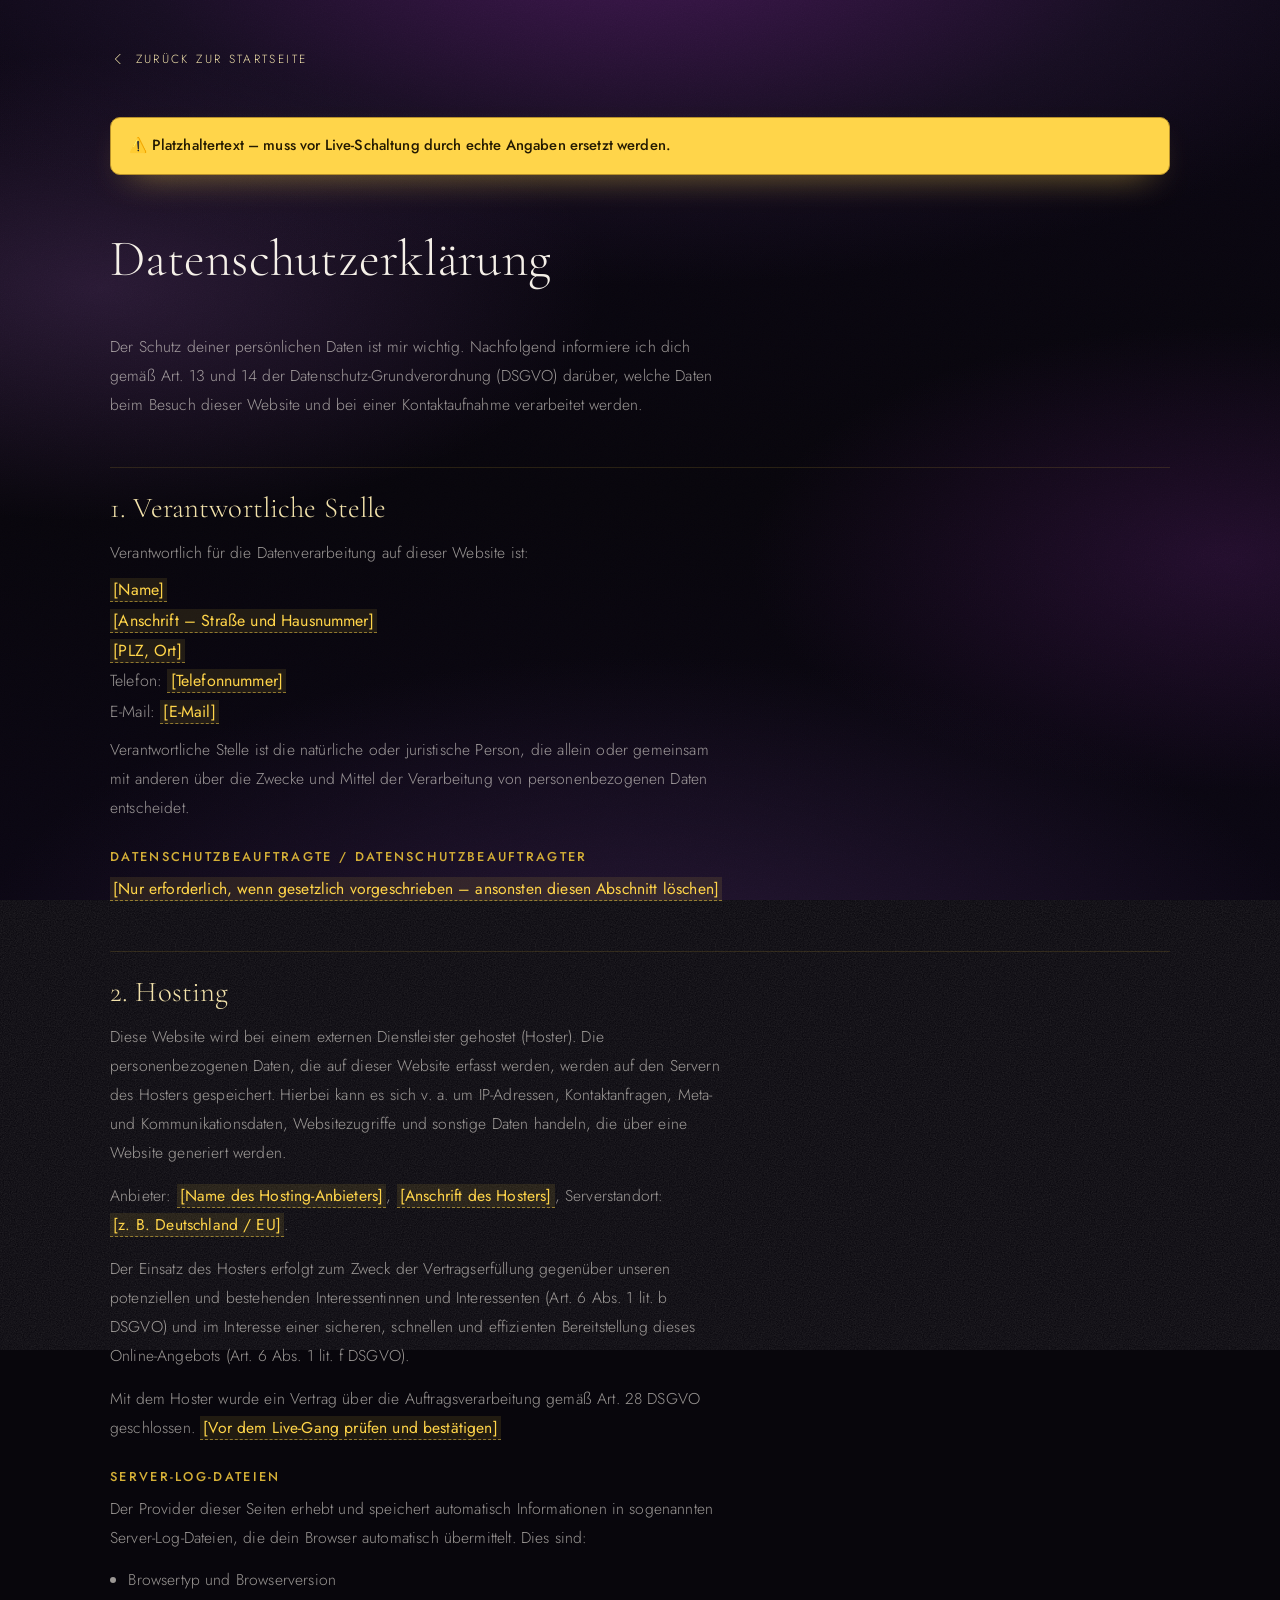
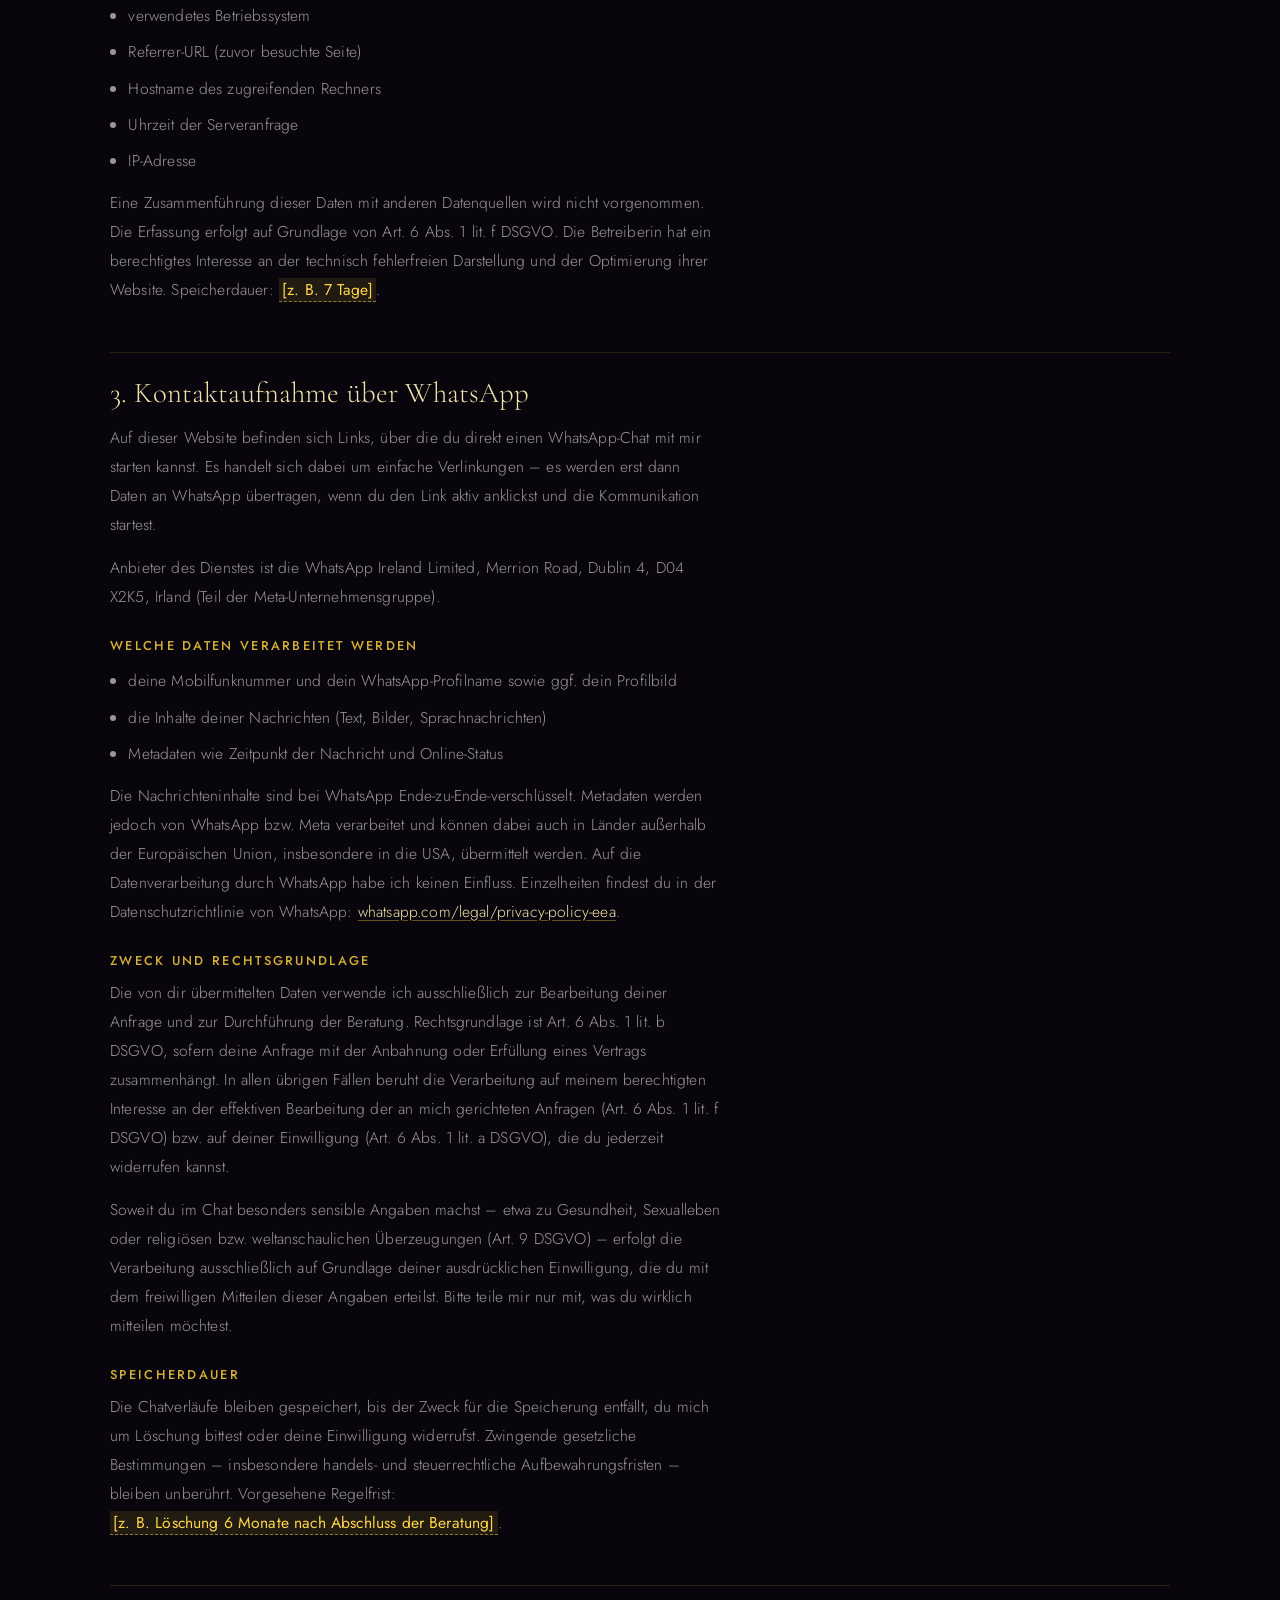
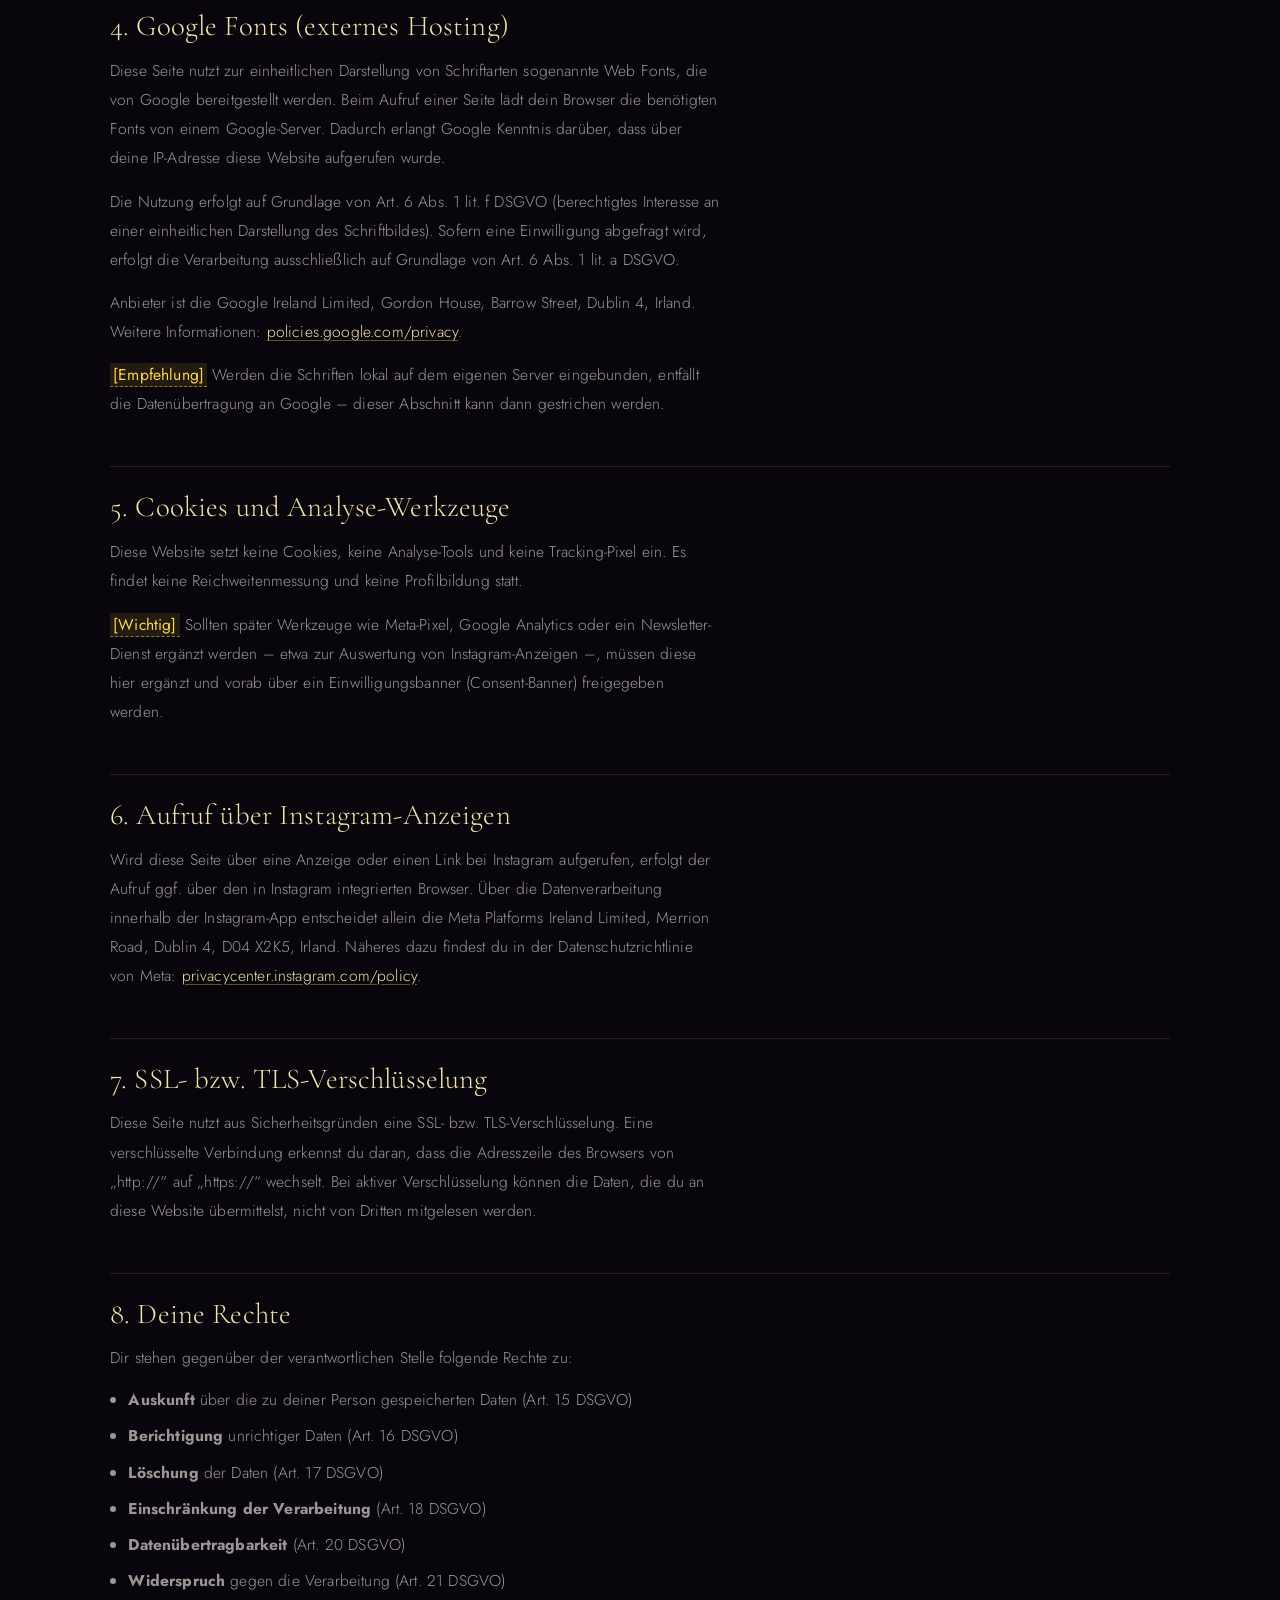
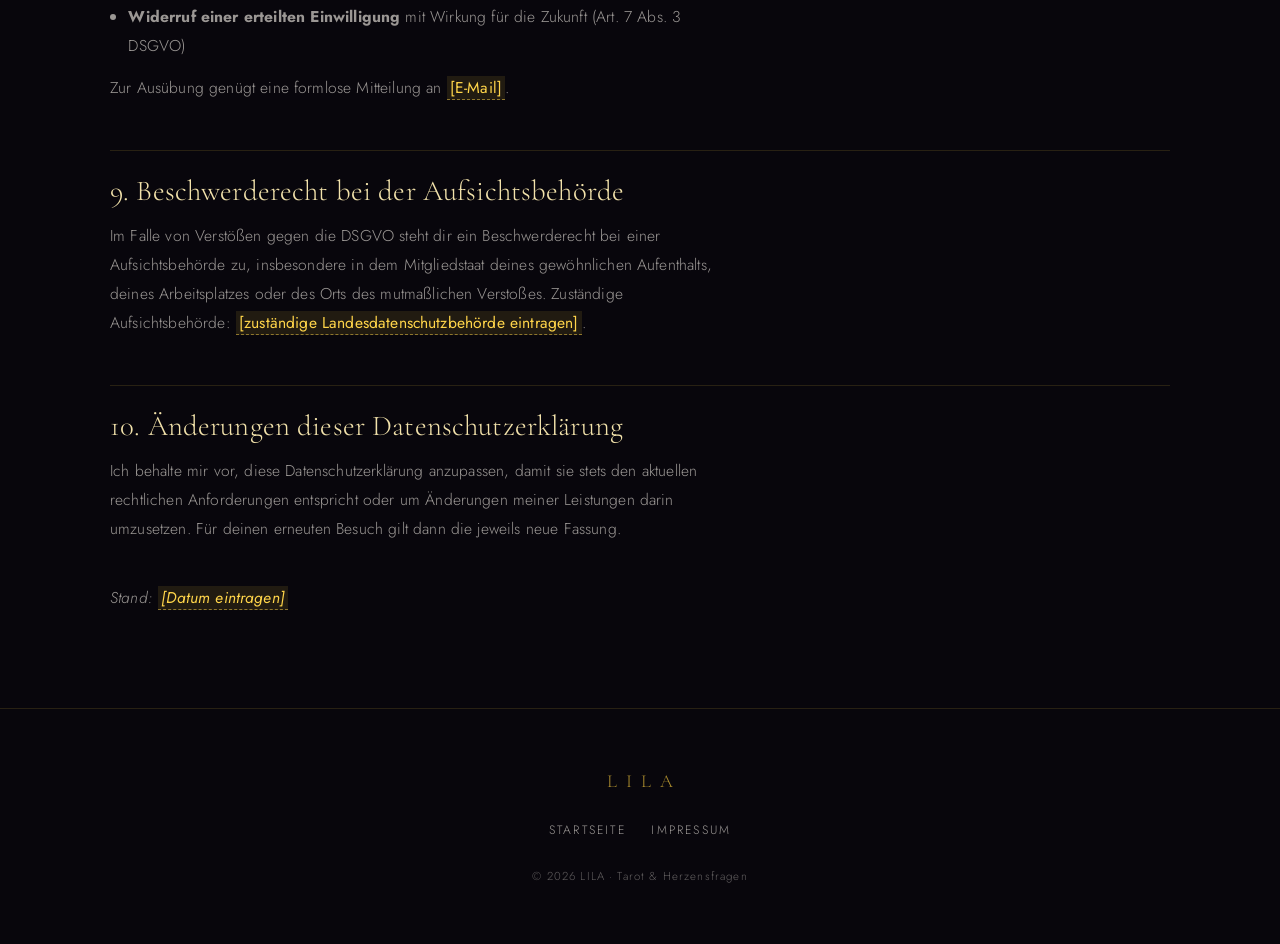
<file: datenschutz.html>
<!DOCTYPE html>
<html lang="de">
<head>
<meta charset="utf-8">
<meta name="viewport" content="width=device-width, initial-scale=1">
<title>Datenschutzerklärung — LILA</title>
<meta name="description" content="Datenschutzerklärung von LILA — Tarot &amp; Herzensfragen.">
<meta name="robots" content="noindex">
<meta name="theme-color" content="#08060c">

<link rel="preconnect" href="https://fonts.googleapis.com">
<link rel="preconnect" href="https://fonts.gstatic.com" crossorigin>
<link href="https://fonts.googleapis.com/css2?family=Cormorant+Garamond:ital,wght@0,300;0,400;0,500;1,300&family=Jost:wght@300;400;500&display=swap" rel="stylesheet">
<link rel="stylesheet" href="style.css">
<link rel="icon" href="data:image/svg+xml,%3Csvg xmlns='http://www.w3.org/2000/svg' viewBox='0 0 64 64'%3E%3Crect width='64' height='64' fill='%2308060c'/%3E%3Cpath d='M38 10A22 22 0 1 0 38 54 26 26 0 0 1 38 10Z' fill='none' stroke='%23d4af37' stroke-width='2.5'/%3E%3C/svg%3E">
</head>

<body>
<div class="atmosphere" aria-hidden="true"></div>

<main class="wrap legal">

  <a class="legal__back" href="index.html">
    <svg viewBox="0 0 24 24" fill="none" stroke="currentColor" stroke-width="1.4" stroke-linecap="round" stroke-linejoin="round" aria-hidden="true">
      <path d="M15 5l-7 7 7 7"></path>
    </svg>
    Zurück zur Startseite
  </a>

  <!-- ==================================================================
       HINWEISBANNER — vor der Live-Schaltung ersetzen und diesen Block
       anschließend komplett löschen.
       ================================================================== -->
  <div class="notice-banner" role="note">
    ⚠️ Platzhaltertext – muss vor Live-Schaltung durch echte Angaben ersetzt werden.
  </div>

  <h1>Datenschutzerklärung</h1>

  <p>
    Der Schutz deiner persönlichen Daten ist mir wichtig. Nachfolgend informiere ich dich gemäß
    Art. 13 und 14 der Datenschutz-Grundverordnung (DSGVO) darüber, welche Daten beim Besuch
    dieser Website und bei einer Kontaktaufnahme verarbeitet werden.
  </p>

  <h2>1. Verantwortliche Stelle</h2>
  <p>Verantwortlich für die Datenverarbeitung auf dieser Website ist:</p>
  <address>
    <span class="ph">[Name]</span><br>
    <span class="ph">[Anschrift – Straße und Hausnummer]</span><br>
    <span class="ph">[PLZ, Ort]</span><br>
    Telefon: <span class="ph">[Telefonnummer]</span><br>
    E-Mail: <span class="ph">[E-Mail]</span>
  </address>
  <p>
    Verantwortliche Stelle ist die natürliche oder juristische Person, die allein oder gemeinsam
    mit anderen über die Zwecke und Mittel der Verarbeitung von personenbezogenen Daten
    entscheidet.
  </p>

  <h3>Datenschutzbeauftragte / Datenschutzbeauftragter</h3>
  <p>
    <span class="ph">[Nur erforderlich, wenn gesetzlich vorgeschrieben – ansonsten diesen Abschnitt löschen]</span>
  </p>

  <h2>2. Hosting</h2>
  <p>
    Diese Website wird bei einem externen Dienstleister gehostet (Hoster). Die personenbezogenen
    Daten, die auf dieser Website erfasst werden, werden auf den Servern des Hosters gespeichert.
    Hierbei kann es sich v. a. um IP-Adressen, Kontaktanfragen, Meta- und Kommunikationsdaten,
    Websitezugriffe und sonstige Daten handeln, die über eine Website generiert werden.
  </p>
  <p>
    Anbieter: <span class="ph">[Name des Hosting-Anbieters]</span>,
    <span class="ph">[Anschrift des Hosters]</span>,
    Serverstandort: <span class="ph">[z. B. Deutschland / EU]</span>.
  </p>
  <p>
    Der Einsatz des Hosters erfolgt zum Zweck der Vertragserfüllung gegenüber unseren potenziellen
    und bestehenden Interessentinnen und Interessenten (Art. 6 Abs. 1 lit. b DSGVO) und im
    Interesse einer sicheren, schnellen und effizienten Bereitstellung dieses Online-Angebots
    (Art. 6 Abs. 1 lit. f DSGVO).
  </p>
  <p>
    Mit dem Hoster wurde ein Vertrag über die Auftragsverarbeitung gemäß Art. 28 DSGVO
    geschlossen. <span class="ph">[Vor dem Live-Gang prüfen und bestätigen]</span>
  </p>

  <h3>Server-Log-Dateien</h3>
  <p>
    Der Provider dieser Seiten erhebt und speichert automatisch Informationen in sogenannten
    Server-Log-Dateien, die dein Browser automatisch übermittelt. Dies sind:
  </p>
  <ul>
    <li>Browsertyp und Browserversion</li>
    <li>verwendetes Betriebssystem</li>
    <li>Referrer-URL (zuvor besuchte Seite)</li>
    <li>Hostname des zugreifenden Rechners</li>
    <li>Uhrzeit der Serveranfrage</li>
    <li>IP-Adresse</li>
  </ul>
  <p>
    Eine Zusammenführung dieser Daten mit anderen Datenquellen wird nicht vorgenommen. Die
    Erfassung erfolgt auf Grundlage von Art. 6 Abs. 1 lit. f DSGVO. Die Betreiberin hat ein
    berechtigtes Interesse an der technisch fehlerfreien Darstellung und der Optimierung ihrer
    Website. Speicherdauer: <span class="ph">[z. B. 7 Tage]</span>.
  </p>

  <h2>3. Kontaktaufnahme über WhatsApp</h2>
  <p>
    Auf dieser Website befinden sich Links, über die du direkt einen WhatsApp-Chat mit mir starten
    kannst. Es handelt sich dabei um einfache Verlinkungen – es werden erst dann Daten an WhatsApp
    übertragen, wenn du den Link aktiv anklickst und die Kommunikation startest.
  </p>
  <p>
    Anbieter des Dienstes ist die WhatsApp Ireland Limited, Merrion Road, Dublin 4, D04 X2K5,
    Irland (Teil der Meta-Unternehmensgruppe).
  </p>

  <h3>Welche Daten verarbeitet werden</h3>
  <ul>
    <li>deine Mobilfunknummer und dein WhatsApp-Profilname sowie ggf. dein Profilbild</li>
    <li>die Inhalte deiner Nachrichten (Text, Bilder, Sprachnachrichten)</li>
    <li>Metadaten wie Zeitpunkt der Nachricht und Online-Status</li>
  </ul>
  <p>
    Die Nachrichteninhalte sind bei WhatsApp Ende-zu-Ende-verschlüsselt. Metadaten werden jedoch
    von WhatsApp bzw. Meta verarbeitet und können dabei auch in Länder außerhalb der Europäischen
    Union, insbesondere in die USA, übermittelt werden. Auf die Datenverarbeitung durch WhatsApp
    habe ich keinen Einfluss. Einzelheiten findest du in der Datenschutzrichtlinie von WhatsApp:
    <a href="https://www.whatsapp.com/legal/privacy-policy-eea" target="_blank" rel="noopener">whatsapp.com/legal/privacy-policy-eea</a>.
  </p>

  <h3>Zweck und Rechtsgrundlage</h3>
  <p>
    Die von dir übermittelten Daten verwende ich ausschließlich zur Bearbeitung deiner Anfrage und
    zur Durchführung der Beratung. Rechtsgrundlage ist Art. 6 Abs. 1 lit. b DSGVO, sofern deine
    Anfrage mit der Anbahnung oder Erfüllung eines Vertrags zusammenhängt. In allen übrigen Fällen
    beruht die Verarbeitung auf meinem berechtigten Interesse an der effektiven Bearbeitung der an
    mich gerichteten Anfragen (Art. 6 Abs. 1 lit. f DSGVO) bzw. auf deiner Einwilligung
    (Art. 6 Abs. 1 lit. a DSGVO), die du jederzeit widerrufen kannst.
  </p>
  <p>
    Soweit du im Chat besonders sensible Angaben machst – etwa zu Gesundheit, Sexualleben oder
    religiösen bzw. weltanschaulichen Überzeugungen (Art. 9 DSGVO) – erfolgt die Verarbeitung
    ausschließlich auf Grundlage deiner ausdrücklichen Einwilligung, die du mit dem freiwilligen
    Mitteilen dieser Angaben erteilst. Bitte teile mir nur mit, was du wirklich mitteilen möchtest.
  </p>

  <h3>Speicherdauer</h3>
  <p>
    Die Chatverläufe bleiben gespeichert, bis der Zweck für die Speicherung entfällt, du mich um
    Löschung bittest oder deine Einwilligung widerrufst. Zwingende gesetzliche Bestimmungen –
    insbesondere handels- und steuerrechtliche Aufbewahrungsfristen – bleiben unberührt.
    Vorgesehene Regelfrist: <span class="ph">[z. B. Löschung 6 Monate nach Abschluss der Beratung]</span>.
  </p>

  <h2>4. Google Fonts (externes Hosting)</h2>
  <p>
    Diese Seite nutzt zur einheitlichen Darstellung von Schriftarten sogenannte Web Fonts, die von
    Google bereitgestellt werden. Beim Aufruf einer Seite lädt dein Browser die benötigten Fonts
    von einem Google-Server. Dadurch erlangt Google Kenntnis darüber, dass über deine IP-Adresse
    diese Website aufgerufen wurde.
  </p>
  <p>
    Die Nutzung erfolgt auf Grundlage von Art. 6 Abs. 1 lit. f DSGVO (berechtigtes Interesse an
    einer einheitlichen Darstellung des Schriftbildes). Sofern eine Einwilligung abgefragt wird,
    erfolgt die Verarbeitung ausschließlich auf Grundlage von Art. 6 Abs. 1 lit. a DSGVO.
  </p>
  <p>
    Anbieter ist die Google Ireland Limited, Gordon House, Barrow Street, Dublin 4, Irland.
    Weitere Informationen: <a href="https://policies.google.com/privacy?hl=de" target="_blank" rel="noopener">policies.google.com/privacy</a>.
  </p>
  <p>
    <span class="ph">[Empfehlung]</span> Werden die Schriften lokal auf dem eigenen Server
    eingebunden, entfällt die Datenübertragung an Google – dieser Abschnitt kann dann gestrichen
    werden.
  </p>

  <h2>5. Cookies und Analyse-Werkzeuge</h2>
  <p>
    Diese Website setzt keine Cookies, keine Analyse-Tools und keine Tracking-Pixel ein.
    Es findet keine Reichweitenmessung und keine Profilbildung statt.
  </p>
  <p>
    <span class="ph">[Wichtig]</span> Sollten später Werkzeuge wie Meta-Pixel, Google Analytics
    oder ein Newsletter-Dienst ergänzt werden – etwa zur Auswertung von Instagram-Anzeigen –,
    müssen diese hier ergänzt und vorab über ein Einwilligungsbanner (Consent-Banner) freigegeben
    werden.
  </p>

  <h2>6. Aufruf über Instagram-Anzeigen</h2>
  <p>
    Wird diese Seite über eine Anzeige oder einen Link bei Instagram aufgerufen, erfolgt der
    Aufruf ggf. über den in Instagram integrierten Browser. Über die Datenverarbeitung innerhalb
    der Instagram-App entscheidet allein die Meta Platforms Ireland Limited, Merrion Road,
    Dublin 4, D04 X2K5, Irland. Näheres dazu findest du in der Datenschutzrichtlinie von Meta:
    <a href="https://privacycenter.instagram.com/policy" target="_blank" rel="noopener">privacycenter.instagram.com/policy</a>.
  </p>

  <h2>7. SSL- bzw. TLS-Verschlüsselung</h2>
  <p>
    Diese Seite nutzt aus Sicherheitsgründen eine SSL- bzw. TLS-Verschlüsselung. Eine
    verschlüsselte Verbindung erkennst du daran, dass die Adresszeile des Browsers von „http://“
    auf „https://“ wechselt. Bei aktiver Verschlüsselung können die Daten, die du an diese Website
    übermittelst, nicht von Dritten mitgelesen werden.
  </p>

  <h2>8. Deine Rechte</h2>
  <p>Dir stehen gegenüber der verantwortlichen Stelle folgende Rechte zu:</p>
  <ul>
    <li><strong>Auskunft</strong> über die zu deiner Person gespeicherten Daten (Art. 15 DSGVO)</li>
    <li><strong>Berichtigung</strong> unrichtiger Daten (Art. 16 DSGVO)</li>
    <li><strong>Löschung</strong> der Daten (Art. 17 DSGVO)</li>
    <li><strong>Einschränkung der Verarbeitung</strong> (Art. 18 DSGVO)</li>
    <li><strong>Datenübertragbarkeit</strong> (Art. 20 DSGVO)</li>
    <li><strong>Widerspruch</strong> gegen die Verarbeitung (Art. 21 DSGVO)</li>
    <li><strong>Widerruf einer erteilten Einwilligung</strong> mit Wirkung für die Zukunft (Art. 7 Abs. 3 DSGVO)</li>
  </ul>
  <p>
    Zur Ausübung genügt eine formlose Mitteilung an <span class="ph">[E-Mail]</span>.
  </p>

  <h2>9. Beschwerderecht bei der Aufsichtsbehörde</h2>
  <p>
    Im Falle von Verstößen gegen die DSGVO steht dir ein Beschwerderecht bei einer
    Aufsichtsbehörde zu, insbesondere in dem Mitgliedstaat deines gewöhnlichen Aufenthalts, deines
    Arbeitsplatzes oder des Orts des mutmaßlichen Verstoßes. Zuständige Aufsichtsbehörde:
    <span class="ph">[zuständige Landesdatenschutzbehörde eintragen]</span>.
  </p>

  <h2>10. Änderungen dieser Datenschutzerklärung</h2>
  <p>
    Ich behalte mir vor, diese Datenschutzerklärung anzupassen, damit sie stets den aktuellen
    rechtlichen Anforderungen entspricht oder um Änderungen meiner Leistungen darin umzusetzen.
    Für deinen erneuten Besuch gilt dann die jeweils neue Fassung.
  </p>

  <p style="margin-top:2.5rem">
    <em>Stand: <span class="ph">[Datum eintragen]</span></em>
  </p>
</main>

<footer class="site-footer">
  <div class="wrap">
    <p class="site-footer__mark">LILA</p>
    <nav aria-label="Rechtliches">
      <a href="index.html">Startseite</a>
      <a href="impressum.html">Impressum</a>
    </nav>
    <small>© <span id="jahr">2026</span> LILA · Tarot &amp; Herzensfragen</small>
  </div>
</footer>

<script>
  var j = document.getElementById("jahr");
  if (j) { j.textContent = new Date().getFullYear(); }
</script>
</body>
</html>
</file>
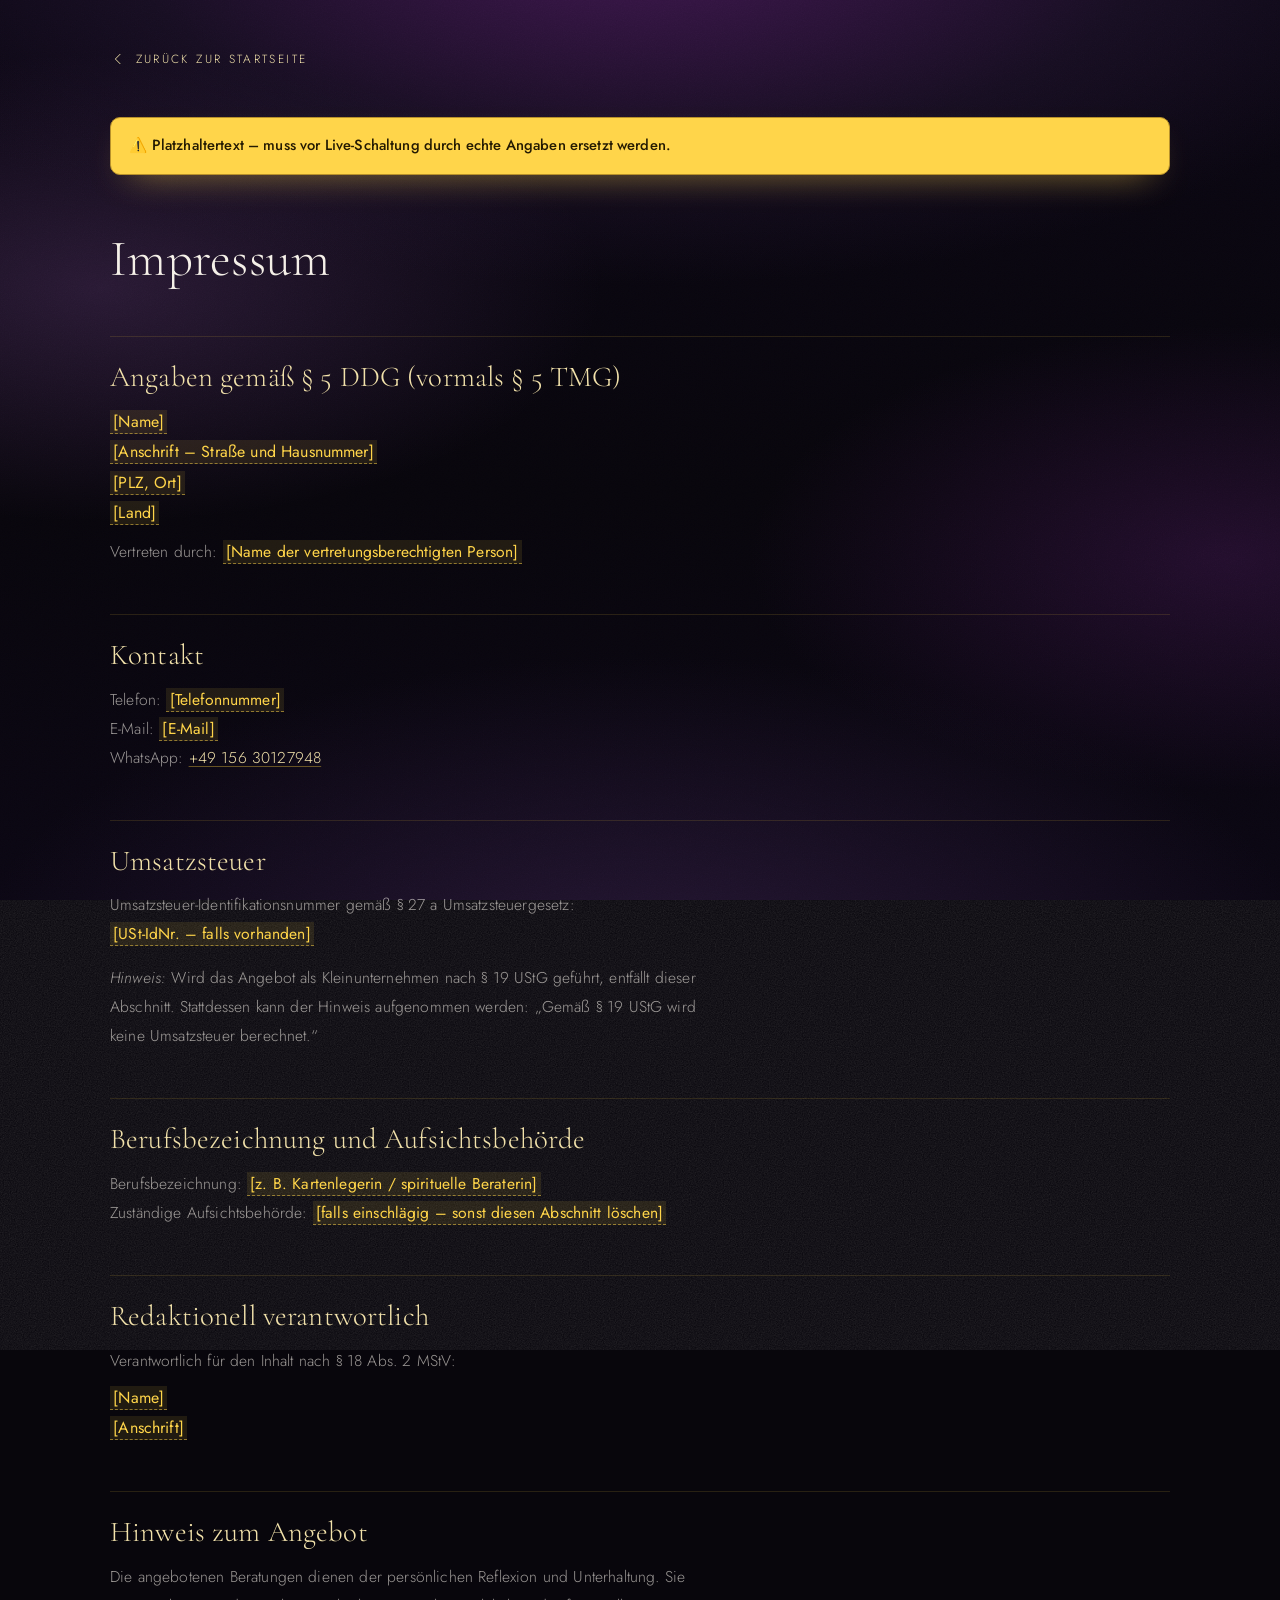
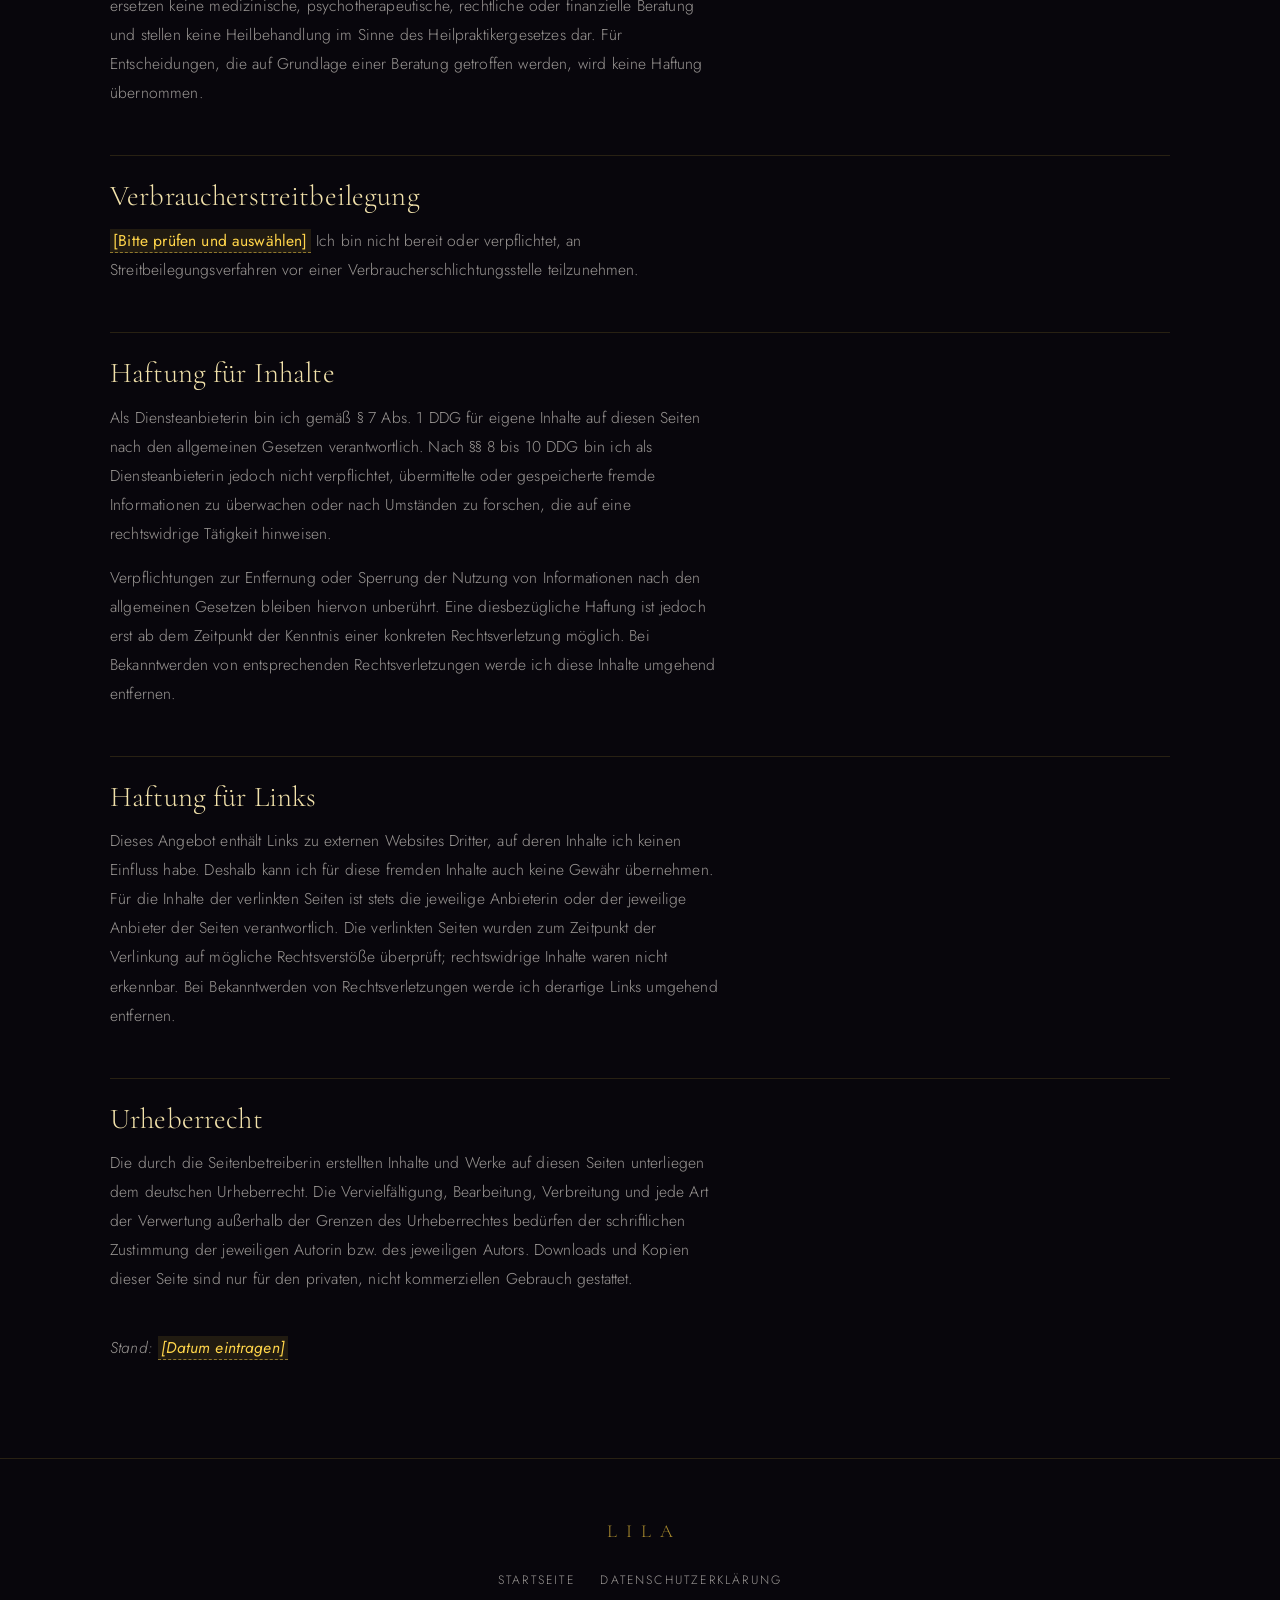
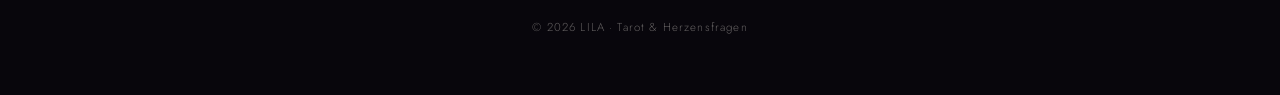
<file: impressum.html>
<!DOCTYPE html>
<html lang="de">
<head>
<meta charset="utf-8">
<meta name="viewport" content="width=device-width, initial-scale=1">
<title>Impressum — LILA</title>
<meta name="description" content="Impressum von LILA — Tarot &amp; Herzensfragen.">
<meta name="robots" content="noindex">
<meta name="theme-color" content="#08060c">

<link rel="preconnect" href="https://fonts.googleapis.com">
<link rel="preconnect" href="https://fonts.gstatic.com" crossorigin>
<link href="https://fonts.googleapis.com/css2?family=Cormorant+Garamond:ital,wght@0,300;0,400;0,500;1,300&family=Jost:wght@300;400;500&display=swap" rel="stylesheet">
<link rel="stylesheet" href="style.css">
<link rel="icon" href="data:image/svg+xml,%3Csvg xmlns='http://www.w3.org/2000/svg' viewBox='0 0 64 64'%3E%3Crect width='64' height='64' fill='%2308060c'/%3E%3Cpath d='M38 10A22 22 0 1 0 38 54 26 26 0 0 1 38 10Z' fill='none' stroke='%23d4af37' stroke-width='2.5'/%3E%3C/svg%3E">
</head>

<body>
<div class="atmosphere" aria-hidden="true"></div>

<main class="wrap legal">

  <a class="legal__back" href="index.html">
    <svg viewBox="0 0 24 24" fill="none" stroke="currentColor" stroke-width="1.4" stroke-linecap="round" stroke-linejoin="round" aria-hidden="true">
      <path d="M15 5l-7 7 7 7"></path>
    </svg>
    Zurück zur Startseite
  </a>

  <!-- ==================================================================
       HINWEISBANNER — vor der Live-Schaltung ersetzen und diesen Block
       anschließend komplett löschen.
       ================================================================== -->
  <div class="notice-banner" role="note">
    ⚠️ Platzhaltertext – muss vor Live-Schaltung durch echte Angaben ersetzt werden.
  </div>

  <h1>Impressum</h1>

  <!-- Seit Mai 2024 gilt statt § 5 TMG der wortgleiche § 5 DDG
       (Digitale-Dienste-Gesetz). Beide Bezeichnungen sind hier genannt. -->
  <h2>Angaben gemäß § 5 DDG (vormals § 5 TMG)</h2>
  <address>
    <span class="ph">[Name]</span><br>
    <span class="ph">[Anschrift – Straße und Hausnummer]</span><br>
    <span class="ph">[PLZ, Ort]</span><br>
    <span class="ph">[Land]</span>
  </address>
  <p>Vertreten durch: <span class="ph">[Name der vertretungsberechtigten Person]</span></p>

  <h2>Kontakt</h2>
  <p>
    Telefon: <span class="ph">[Telefonnummer]</span><br>
    E-Mail: <span class="ph">[E-Mail]</span><br>
    WhatsApp: <a href="https://wa.me/4915630127948" target="_blank" rel="noopener">+49&nbsp;156&nbsp;30127948</a>
  </p>

  <h2>Umsatzsteuer</h2>
  <p>
    Umsatzsteuer-Identifikationsnummer gemäß § 27&nbsp;a Umsatzsteuergesetz:<br>
    <span class="ph">[USt-IdNr. – falls vorhanden]</span>
  </p>
  <p>
    <em>Hinweis:</em> Wird das Angebot als Kleinunternehmen nach § 19 UStG geführt, entfällt dieser
    Abschnitt. Stattdessen kann der Hinweis aufgenommen werden: „Gemäß § 19 UStG wird keine
    Umsatzsteuer berechnet.“
  </p>

  <h2>Berufsbezeichnung und Aufsichtsbehörde</h2>
  <p>
    Berufsbezeichnung: <span class="ph">[z. B. Kartenlegerin / spirituelle Beraterin]</span><br>
    Zuständige Aufsichtsbehörde: <span class="ph">[falls einschlägig – sonst diesen Abschnitt löschen]</span>
  </p>

  <h2>Redaktionell verantwortlich</h2>
  <p>Verantwortlich für den Inhalt nach § 18 Abs. 2 MStV:</p>
  <address>
    <span class="ph">[Name]</span><br>
    <span class="ph">[Anschrift]</span>
  </address>

  <h2>Hinweis zum Angebot</h2>
  <p>
    Die angebotenen Beratungen dienen der persönlichen Reflexion und Unterhaltung. Sie ersetzen
    keine medizinische, psychotherapeutische, rechtliche oder finanzielle Beratung und stellen
    keine Heilbehandlung im Sinne des Heilpraktikergesetzes dar. Für Entscheidungen, die auf
    Grundlage einer Beratung getroffen werden, wird keine Haftung übernommen.
  </p>

  <h2>Verbraucherstreitbeilegung</h2>
  <p>
    <span class="ph">[Bitte prüfen und auswählen]</span> Ich bin nicht bereit oder verpflichtet,
    an Streitbeilegungsverfahren vor einer Verbraucherschlichtungsstelle teilzunehmen.
  </p>

  <h2>Haftung für Inhalte</h2>
  <p>
    Als Diensteanbieterin bin ich gemäß § 7 Abs. 1 DDG für eigene Inhalte auf diesen Seiten nach
    den allgemeinen Gesetzen verantwortlich. Nach §§ 8 bis 10 DDG bin ich als Diensteanbieterin
    jedoch nicht verpflichtet, übermittelte oder gespeicherte fremde Informationen zu überwachen
    oder nach Umständen zu forschen, die auf eine rechtswidrige Tätigkeit hinweisen.
  </p>
  <p>
    Verpflichtungen zur Entfernung oder Sperrung der Nutzung von Informationen nach den
    allgemeinen Gesetzen bleiben hiervon unberührt. Eine diesbezügliche Haftung ist jedoch erst
    ab dem Zeitpunkt der Kenntnis einer konkreten Rechtsverletzung möglich. Bei Bekanntwerden von
    entsprechenden Rechtsverletzungen werde ich diese Inhalte umgehend entfernen.
  </p>

  <h2>Haftung für Links</h2>
  <p>
    Dieses Angebot enthält Links zu externen Websites Dritter, auf deren Inhalte ich keinen
    Einfluss habe. Deshalb kann ich für diese fremden Inhalte auch keine Gewähr übernehmen.
    Für die Inhalte der verlinkten Seiten ist stets die jeweilige Anbieterin oder der jeweilige
    Anbieter der Seiten verantwortlich. Die verlinkten Seiten wurden zum Zeitpunkt der Verlinkung
    auf mögliche Rechtsverstöße überprüft; rechtswidrige Inhalte waren nicht erkennbar. Bei
    Bekanntwerden von Rechtsverletzungen werde ich derartige Links umgehend entfernen.
  </p>

  <h2>Urheberrecht</h2>
  <p>
    Die durch die Seitenbetreiberin erstellten Inhalte und Werke auf diesen Seiten unterliegen dem
    deutschen Urheberrecht. Die Vervielfältigung, Bearbeitung, Verbreitung und jede Art der
    Verwertung außerhalb der Grenzen des Urheberrechtes bedürfen der schriftlichen Zustimmung der
    jeweiligen Autorin bzw. des jeweiligen Autors. Downloads und Kopien dieser Seite sind nur für
    den privaten, nicht kommerziellen Gebrauch gestattet.
  </p>

  <p style="margin-top:2.5rem">
    <em>Stand: <span class="ph">[Datum eintragen]</span></em>
  </p>
</main>

<footer class="site-footer">
  <div class="wrap">
    <p class="site-footer__mark">LILA</p>
    <nav aria-label="Rechtliches">
      <a href="index.html">Startseite</a>
      <a href="datenschutz.html">Datenschutzerklärung</a>
    </nav>
    <small>© <span id="jahr">2026</span> LILA · Tarot &amp; Herzensfragen</small>
  </div>
</footer>

<script>
  var j = document.getElementById("jahr");
  if (j) { j.textContent = new Date().getFullYear(); }
</script>
</body>
</html>
</file>
<file: style.css>
/* ==========================================================================
   LILA — Tarot & Herzensfragen
   Gemeinsames Stylesheet für index.html, impressum.html, datenschutz.html

   AUFBAU
   01  Design-Tokens (Farben, Schriften, Abstände)
   02  Reset & Grundlagen
   03  Atmosphäre (Farbverläufe, Sterne, Korn)
   04  Typografie
   05  Ornamente & Tarot-Karte
   06  Buttons
   07  Hero
   08  Themen-Sektionen
   09  Trust-Leiste
   10  Abschluss-CTA
   11  Footer & Sticky-CTA
   12  Rechtliche Seiten (Impressum / Datenschutz)
   13  Animationen & Barrierefreiheit

   TEXTE ÄNDERN: alle Texte stehen in den HTML-Dateien, nicht hier.
   ========================================================================== */


/* 01 — DESIGN-TOKENS ======================================================= */
:root {
  /* Farben */
  --ink:          #08060c;   /* Basis-Schwarz                */
  --ink-soft:     #0f0a17;
  --violet-deep:  #2d1b3d;   /* Verlauf Start                */
  --violet-rich:  #4a1a5c;   /* Verlauf Ende                 */
  --violet-glow:  #7b4a94;   /* Lichtschein                  */
  --gold:         #d4af37;   /* Akzent                       */
  --gold-light:   #f2e2ab;
  --gold-dark:    #8c6f1f;
  --light:        #f5f0e8;   /* Textfarbe                    */
  --muted:        rgba(245, 240, 232, .62);
  --faint:        rgba(245, 240, 232, .38);
  --hairline:     rgba(212, 175, 55, .22);

  /* Schriften */
  --serif: "Cormorant Garamond", "Times New Roman", serif;
  --sans:  "Jost", "Helvetica Neue", Arial, sans-serif;

  /* Maße */
  --maxw: 1140px;
  --gutter: clamp(1.25rem, 5vw, 2.5rem);
  --radius: 16px;
}


/* 02 — RESET & GRUNDLAGEN ================================================== */
*, *::before, *::after { box-sizing: border-box; }

html {
  -webkit-text-size-adjust: 100%;
  scroll-behavior: smooth;
}

body {
  margin: 0;
  background-color: var(--ink);
  color: var(--light);
  font-family: var(--sans);
  font-weight: 300;
  font-size: 1rem;
  line-height: 1.75;
  letter-spacing: .01em;
  overflow-x: hidden;
  -webkit-font-smoothing: antialiased;
}

img, svg { display: block; max-width: 100%; }
a { color: inherit; }

::selection { background: rgba(212, 175, 55, .28); color: var(--light); }

:focus-visible {
  outline: 2px solid var(--gold);
  outline-offset: 3px;
  border-radius: 4px;
}

/* Nur für Screenreader */
.visually-hidden {
  position: absolute;
  width: 1px; height: 1px;
  padding: 0; margin: -1px;
  overflow: hidden;
  clip: rect(0 0 0 0);
  white-space: nowrap;
}

.wrap {
  width: 100%;
  max-width: var(--maxw);
  margin-inline: auto;
  padding-inline: var(--gutter);
}


/* 03 — ATMOSPHÄRE ========================================================== */
/* Grundstimmung: weiche radiale Verläufe von Lila nach Schwarz.
   Liegt fixiert hinter allem, erzeugt Tiefe ohne Bilddatei.            */
.atmosphere {
  position: fixed;
  inset: 0;
  z-index: -2;
  pointer-events: none;
  background:
    radial-gradient(90% 55% at 50% -8%,  rgba(74, 26, 92, .85) 0%, rgba(45, 27, 61, .35) 45%, transparent 72%),
    radial-gradient(60% 40% at 8% 32%,   rgba(123, 74, 148, .28) 0%, transparent 65%),
    radial-gradient(55% 38% at 96% 62%,  rgba(74, 26, 92, .40) 0%, transparent 68%),
    radial-gradient(75% 50% at 50% 108%, rgba(45, 27, 61, .75) 0%, transparent 70%),
    linear-gradient(180deg, #0b0713 0%, #08060c 55%, #0b0713 100%);
}

/* Feines Korn — als CSS-Rauschen, kein Bild */
.atmosphere::after {
  content: "";
  position: absolute;
  inset: -50%;
  opacity: .30;
  background-image: url("data:image/svg+xml,%3Csvg xmlns='http://www.w3.org/2000/svg' width='180' height='180'%3E%3Cfilter id='n'%3E%3CfeTurbulence type='fractalNoise' baseFrequency='.85' numOctaves='3'/%3E%3CfeColorMatrix type='saturate' values='0'/%3E%3C/filter%3E%3Crect width='180' height='180' filter='url(%23n)' opacity='.5'/%3E%3C/svg%3E");
  mix-blend-mode: soft-light;
}

/* Sternenfeld — Inline-SVG, wird in Hero und Abschluss-CTA eingesetzt */
.starfield {
  position: absolute;
  inset: 0;
  z-index: 0;
  overflow: hidden;
  pointer-events: none;
  mask-image: radial-gradient(120% 90% at 50% 35%, #000 25%, transparent 88%);
          -webkit-mask-image: radial-gradient(120% 90% at 50% 35%, #000 25%, transparent 88%);
}
.starfield svg { width: 100%; height: 100%; }

.star {
  fill: var(--light);
  opacity: .45;
  animation: twinkle 6s ease-in-out infinite;
  transform-box: fill-box;
  transform-origin: center;
}
.star--gold { fill: var(--gold-light); }

/* Versetzte Blinkrhythmen, damit das Feld lebendig statt mechanisch wirkt */
.star:nth-child(3n)   { animation-duration: 8s;  animation-delay: -1.5s; }
.star:nth-child(4n)   { animation-duration: 5s;  animation-delay: -3s;   }
.star:nth-child(5n)   { animation-duration: 11s; animation-delay: -4.5s; }
.star:nth-child(7n)   { animation-duration: 7s;  animation-delay: -2.2s; }
.star:nth-child(11n)  { animation-duration: 9s;  animation-delay: -6s;   }

@keyframes twinkle {
  0%, 100% { opacity: .18; transform: scale(.85); }
  50%      { opacity: .95; transform: scale(1.15); }
}


/* 04 — TYPOGRAFIE ========================================================== */
h1, h2, h3 {
  font-family: var(--serif);
  font-weight: 300;
  line-height: 1.12;
  letter-spacing: .005em;
  margin: 0;
}

p { margin: 0; }

/* Kleine Auszeichnungszeile über Überschriften */
.kicker {
  font-family: var(--sans);
  font-size: .70rem;
  font-weight: 400;
  letter-spacing: .34em;
  text-transform: uppercase;
  color: var(--gold);
  margin: 0;
}

.lead {
  font-family: var(--serif);
  font-size: clamp(1.25rem, 4.4vw, 1.6rem);
  font-weight: 300;
  font-style: italic;
  line-height: 1.55;
  color: rgba(245, 240, 232, .85);
}

.body-text {
  color: var(--muted);
  font-size: 1.02rem;
  line-height: 1.8;
  max-width: 44ch;
}

/* Goldener Farbverlauf in Textform */
.gold-text {
  background: linear-gradient(115deg, var(--gold-dark) 0%, var(--gold) 28%, var(--gold-light) 52%, var(--gold) 74%, var(--gold-dark) 100%);
  -webkit-background-clip: text;
          background-clip: text;
  color: transparent;
}


/* 05 — ORNAMENTE & TAROT-KARTE ============================================= */
/* Feine goldene Linie mit Raute — trennt die Sektionen */
.ornament {
  display: flex;
  justify-content: center;
  padding-block: clamp(3rem, 9vw, 5.5rem);
}
.ornament svg {
  width: min(280px, 62%);
  height: auto;
  color: var(--gold);
  opacity: .55;
}
.ornament--tight { padding-block: clamp(2rem, 6vw, 3rem); }

/* Stilisierte Tarot-Karte: abgerundetes Rechteck, goldener Doppelrahmen,
   ein einzelnes Symbol darin. Rein CSS + Inline-SVG.                    */
.tarot {
  position: relative;
  width: min(196px, 56vw);
  aspect-ratio: 7 / 11.6;
  margin-inline: auto;
  border: 1px solid rgba(212, 175, 55, .42);
  border-radius: 14px;
  background:
    radial-gradient(120% 80% at 50% 0%, rgba(123, 74, 148, .38) 0%, transparent 62%),
    linear-gradient(170deg, rgba(74, 26, 92, .55) 0%, rgba(11, 7, 19, .92) 70%);
  box-shadow:
    0 0 0 1px rgba(0, 0, 0, .5),
    0 30px 60px -30px rgba(0, 0, 0, .9),
    0 0 48px -14px rgba(123, 74, 148, .55);
  display: grid;
  place-items: center;
  padding: 1.5rem 1rem;
  transition: transform .7s cubic-bezier(.2, .8, .2, 1), box-shadow .7s ease;
}
/* Innerer Rahmen */
.tarot::before {
  content: "";
  position: absolute;
  inset: 8px;
  border: 1px solid rgba(212, 175, 55, .20);
  border-radius: 8px;
  pointer-events: none;
}
/* Sanfter Lichtschein hinter der Karte */
.tarot::after {
  content: "";
  position: absolute;
  inset: 12% 8% 10%;
  border-radius: 50%;
  background: radial-gradient(circle, rgba(212, 175, 55, .16) 0%, transparent 70%);
  filter: blur(14px);
  pointer-events: none;
}
.tarot__symbol {
  width: 62%;
  height: auto;
  color: var(--gold);
  position: relative;
  z-index: 1;
}
/* Römische Ziffer am Kartenfuß */
.tarot__numeral {
  position: absolute;
  bottom: 1.05rem;
  left: 0; right: 0;
  text-align: center;
  font-family: var(--serif);
  font-size: .95rem;
  letter-spacing: .3em;
  text-indent: .3em;
  color: rgba(212, 175, 55, .75);
}

.theme:hover .tarot,
.tarot:hover {
  transform: translateY(-6px) rotate(-1.2deg);
  box-shadow:
    0 0 0 1px rgba(0, 0, 0, .5),
    0 40px 70px -30px rgba(0, 0, 0, .95),
    0 0 70px -12px rgba(123, 74, 148, .75);
}

/* --- Tarot-Karte als Foto ------------------------------------------------
   Die vier Themen-Karten zeigen dasselbe Bild (assets/images/card-tarot.jpg),
   aber jeweils einen anderen Ausschnitt. Gesteuert wird das über zwei Werte
   pro Karte, die im HTML als style="--crop-x: …; --crop-y: …" stehen.

   --zoom    Vergrößerung des Bildes gegenüber der Kartenbreite
   --crop-x  Verschiebung nach links (negativer Prozentwert)
   --crop-y  Verschiebung nach oben  (negativer Prozentwert)

   Beide Prozentwerte beziehen sich auf die KARTENBREITE, dadurch bleibt der
   Ausschnitt auf jeder Bildschirmgröße identisch.
   Soll später ein normales Foto einfach nur formatfüllend gezeigt werden,
   genügt: --zoom: 1; --crop-x: 0%; --crop-y: 0%; und object-fit: cover.
   ------------------------------------------------------------------------ */
.tarot--photo {
  overflow: hidden;
  padding: 0;
  --zoom: 5;
  --crop-x: 0%;
  --crop-y: 0%;
}

.tarot__photo {
  position: absolute;
  top: 0;
  left: 0;
  z-index: 1;
  width: calc(var(--zoom) * 100%);
  height: auto;
  max-width: none;
  margin-left: var(--crop-x);
  margin-top: var(--crop-y);
  object-fit: cover;
  /* Farbangleichung an die dunkle Palette */
  filter: saturate(.60) brightness(.80) contrast(1.04);
}

/* Dunkler Lila-Schleier über dem Foto (ersetzt den Lichtschein der
   SVG-Variante). Unten etwas dichter, damit die Ziffer lesbar bleibt. */
.tarot--photo::after {
  inset: 0;
  border-radius: inherit;
  filter: none;
  z-index: 2;
  background:
    linear-gradient(180deg, rgba(45, 27, 61, .30) 0%, rgba(11, 7, 19, .22) 42%, rgba(8, 6, 12, .88) 100%),
    linear-gradient(0deg, rgba(74, 26, 92, .34), rgba(74, 26, 92, .34));
}

/* Goldener Innenrahmen und Ziffer bleiben über dem Foto */
.tarot--photo::before { z-index: 3; }
.tarot--photo .tarot__numeral {
  z-index: 4;
  text-shadow: 0 2px 10px rgba(0, 0, 0, .9);
}

/* Linien-Icons — durchgehend dünne goldene Striche */
.line-icon {
  fill: none;
  stroke: currentColor;
  stroke-width: 1.25;
  stroke-linecap: round;
  stroke-linejoin: round;
  color: var(--gold);
}


/* 06 — BUTTONS ============================================================= */
.btn {
  display: inline-flex;
  white-space: nowrap;
  align-items: center;
  justify-content: center;
  gap: .7rem;
  font-family: var(--sans);
  font-size: .82rem;
  font-weight: 400;
  letter-spacing: .16em;
  text-transform: uppercase;
  text-decoration: none;
  padding: 1.05rem 1.9rem;
  border-radius: 999px;
  border: 1px solid transparent;
  cursor: pointer;
  position: relative;
  overflow: hidden;
  transition: transform .35s cubic-bezier(.2,.8,.2,1), box-shadow .35s ease, background-color .35s ease, color .35s ease, border-color .35s ease;
}
.btn svg { width: 19px; height: 19px; flex: none; }

/* Primär — voller Goldverlauf, für Hero und Abschluss */
.btn--gold {
  background: linear-gradient(120deg, #b8912b 0%, var(--gold) 38%, var(--gold-light) 56%, var(--gold) 74%, #b8912b 100%);
  color: #1a1208;
  font-weight: 500;
  box-shadow: 0 16px 40px -18px rgba(212, 175, 55, .85), inset 0 1px 0 rgba(255, 255, 255, .45);
}
/* Wanderndes Glanzlicht */
.btn--gold::after {
  content: "";
  position: absolute;
  top: 0; bottom: 0; left: -60%;
  width: 45%;
  background: linear-gradient(100deg, transparent, rgba(255, 255, 255, .55), transparent);
  transform: skewX(-18deg);
  animation: sheen 5.5s ease-in-out infinite;
}
@keyframes sheen {
  0%, 62%  { left: -60%; }
  90%, 100%{ left: 130%; }
}
.btn--gold:hover {
  transform: translateY(-2px);
  box-shadow: 0 22px 50px -18px rgba(212, 175, 55, 1), inset 0 1px 0 rgba(255, 255, 255, .55);
}

/* Sekundär — goldener Umriss, für die Themen-Sektionen */
.btn--ghost {
  background: rgba(212, 175, 55, .07);
  border-color: rgba(212, 175, 55, .45);
  color: var(--gold-light);
}
.btn--ghost:hover {
  background: rgba(212, 175, 55, .16);
  border-color: var(--gold);
  color: #fff6dc;
  transform: translateY(-2px);
  box-shadow: 0 16px 36px -22px rgba(212, 175, 55, .9);
}

.btn--wide { width: 100%; max-width: 380px; }
.btn--lg { padding: 1.2rem 2.4rem; font-size: .86rem; }

/* Schmale Handys: Schrift und Innenabstand der Buttons etwas zurücknehmen,
   damit "Schreib mir auf WhatsApp" in eine Zeile passt. */
@media (max-width: 420px) {
  .btn { font-size: .74rem; letter-spacing: .11em; padding: 1rem 1.3rem; gap: .55rem; }
  .btn--lg { font-size: .76rem; padding: 1.05rem 1.5rem; }
  .btn svg { width: 17px; height: 17px; }
}

/* Hinweis unter den Buttons */
.btn-note {
  font-size: .76rem;
  letter-spacing: .14em;
  text-transform: uppercase;
  color: var(--faint);
  margin-top: 1.1rem;
}


/* 07 — HERO ================================================================ */
.hero {
  position: relative;
  min-height: 100svh;

  /* --- Hintergrundfoto der Hero-Sektion ------------------------------
     Reihenfolge von oben nach unten: erst die abdunkelnden Verläufe,
     ganz unten das Foto. Wer das Bild austauscht, ändert nur die letzte
     Zeile (url). Wird das Foto zu hell oder zu dunkel, die Deckkraft-
     Werte (die letzte Zahl in den rgba-Klammern) anpassen.
     ------------------------------------------------------------------ */
  background-color: var(--ink);
  background-image:
    /* 1 — Vignette: Ränder abdunkeln, Mitte etwas freier */
    radial-gradient(100% 78% at 50% 40%, rgba(8, 6, 12, .44) 0%, rgba(8, 6, 12, .70) 55%, rgba(8, 6, 12, .95) 100%),
    /* 2 — Verlauf oben nach unten, unten fast deckend für den Übergang */
    linear-gradient(180deg, rgba(11, 7, 19, .90) 0%, rgba(26, 16, 36, .40) 26%, rgba(11, 7, 19, .74) 66%, #08060c 100%),
    /* 3 — Lila-Einfärbung, damit das Foto zur Palette passt (multipliziert) */
    linear-gradient(200deg, rgba(88, 40, 110, .70) 0%, rgba(24, 14, 34, .85) 100%),
    /* 4 — das Foto selbst */
    url("assets/images/hero-tarot.jpg");
  background-size: cover;
  /* Ausschnitt des Fotos: links die Hand mit den Karten, nicht die helle
     Sonnenkarte hinter der Wortmarke. Erster Wert = horizontal. */
  background-position: 36% 45%;
  background-repeat: no-repeat;
  background-blend-mode: normal, normal, multiply, normal;

  display: grid;
  /* minmax(0, 1fr) verhindert, dass die große Wortmarke die Spalte
     breiter zieht als den Bildschirm (sonst Überlauf auf dem Handy). */
  grid-template-columns: minmax(0, 1fr);
  place-items: center;
  text-align: center;
  padding-block: clamp(4rem, 12vh, 7rem) clamp(5.5rem, 10vh, 7rem);
  isolation: isolate;
}
.hero__inner { position: relative; z-index: 1; }

/* Mondsymbol über der Wortmarke */
.hero__moon {
  width: clamp(46px, 11vw, 62px);
  margin: 0 auto clamp(1.5rem, 5vw, 2.25rem);
  color: var(--gold);
  filter: drop-shadow(0 0 18px rgba(212, 175, 55, .45));
}

/* Wortmarke */
.wordmark {
  font-family: var(--serif);
  font-weight: 300;
  font-size: clamp(3.4rem, 19vw, 10.5rem);
  line-height: 1;
  letter-spacing: .16em;
  text-indent: .16em;   /* gleicht die Laufweite optisch aus */
  margin: 0;
  filter: drop-shadow(0 0 40px rgba(212, 175, 55, .22));
}

.hero__tagline {
  margin-top: clamp(1.4rem, 4.5vw, 2rem);
  font-family: var(--sans);
  font-size: clamp(.70rem, 2.7vw, .82rem);
  font-weight: 300;
  letter-spacing: .28em;
  text-transform: uppercase;
  color: var(--muted);
  line-height: 2;
}

/* Claim */
.hero__claim {
  margin-top: clamp(1.9rem, 6vw, 2.4rem);
  font-family: var(--serif);
  font-size: clamp(1.85rem, 7.6vw, 3.3rem);
  font-style: italic;
  font-weight: 300;
  line-height: 1.25;
  color: var(--light);
}

.hero__cta { margin-top: clamp(2.1rem, 6vw, 2.5rem); }

/* Scroll-Andeutung */
.scroll-hint {
  position: absolute;
  bottom: clamp(.9rem, 2.5vh, 1.5rem);
  left: 50%;
  transform: translateX(-50%);
  display: flex;
  flex-direction: column;
  align-items: center;
  gap: .7rem;
  font-size: .62rem;
  letter-spacing: .3em;
  text-transform: uppercase;
  color: var(--faint);
  z-index: 1;
}
.scroll-hint span::after {
  content: "";
  display: block;
  width: 1px;
  height: 36px;
  margin: .7rem auto 0;
  background: linear-gradient(180deg, rgba(212, 175, 55, .8), transparent);
  animation: drift 2.8s ease-in-out infinite;
  transform-origin: top;
}
@keyframes drift {
  0%, 100% { transform: scaleY(.35); opacity: .4; }
  50%      { transform: scaleY(1);   opacity: 1;  }
}


/* Flache Fenster (z. B. 13-Zoll-Notebooks im Querformat): Hero kompakter,
   damit der WhatsApp-Button ohne Scrollen sichtbar bleibt. */
@media (min-width: 721px) and (max-height: 860px) {
  .hero__moon   { width: 44px; margin-bottom: 1rem; }
  .wordmark     { font-size: clamp(3.4rem, 13vh, 7.5rem); }
  .hero__tagline{ margin-top: 1rem; }
  .hero .ornament { padding-block: 1.25rem; }
  .hero__claim  { margin-top: 1.4rem; font-size: clamp(1.7rem, 4.4vh, 2.5rem); }
  .hero__cta    { margin-top: 1.5rem; }
  .scroll-hint  { display: none; }
}

/* 08 — THEMEN-SEKTIONEN ==================================================== */
.themes { padding-block: clamp(1rem, 4vw, 2rem); }

.section-head {
  text-align: center;
  max-width: 34ch;
  margin-inline: auto;
  padding-bottom: clamp(2.5rem, 8vw, 4rem);
}
.section-head h2 {
  font-size: clamp(2rem, 7vw, 2.9rem);
  margin-top: 1rem;
}

.theme {
  display: grid;
  gap: clamp(2rem, 6vw, 3.5rem);
  align-items: center;
  padding-block: clamp(3.5rem, 11vw, 6rem);
  position: relative;
}
/* Haarfeine Trennlinie zwischen den Themen */
.theme + .theme::before {
  content: "";
  position: absolute;
  top: 0; left: 50%;
  transform: translateX(-50%);
  width: min(560px, 82%);
  height: 1px;
  background: linear-gradient(90deg, transparent, var(--hairline) 22%, rgba(212,175,55,.42) 50%, var(--hairline) 78%, transparent);
}

.theme__body { max-width: 46ch; }

.theme__title {
  font-size: clamp(1.9rem, 7vw, 2.75rem);
  margin: .85rem 0 1.25rem;
}

.theme__text { color: var(--muted); font-size: 1.04rem; line-height: 1.85; }

.theme__cta { margin-top: clamp(1.75rem, 5vw, 2.25rem); }


/* 09 — TRUST-LEISTE ======================================================== */
.trust {
  padding-block: clamp(3rem, 9vw, 4.5rem);
  border-block: 1px solid rgba(212, 175, 55, .16);
  background:
    linear-gradient(180deg, rgba(74, 26, 92, .22), rgba(8, 6, 12, 0) 70%);
}
.trust__grid {
  display: grid;
  grid-template-columns: repeat(2, 1fr);
  gap: clamp(2rem, 6vw, 2.5rem) clamp(1rem, 4vw, 2rem);
  text-align: center;
}
.trust__item svg {
  width: 40px; height: 40px;
  margin: 0 auto 1rem;
  color: var(--gold);
  opacity: .9;
}
.trust__item p {
  font-size: .78rem;
  letter-spacing: .16em;
  text-transform: uppercase;
  color: rgba(245, 240, 232, .78);
  line-height: 1.6;
}


/* 10 — ABSCHLUSS-CTA ======================================================= */
.finale {
  position: relative;
  text-align: center;
  padding-block: clamp(5rem, 16vw, 9rem);
  isolation: isolate;
  overflow: hidden;
}
.finale__inner { position: relative; z-index: 1; }
.finale__claim {
  font-size: clamp(2.1rem, 9vw, 4rem);
  font-style: italic;
  font-weight: 300;
  line-height: 1.22;
  max-width: 18ch;
  margin: 1.5rem auto clamp(2.5rem, 8vw, 3.25rem);
}
.finale .tarot { margin-bottom: clamp(2.5rem, 8vw, 3.5rem); }


/* 11 — FOOTER & STICKY-CTA ================================================= */
.site-footer {
  border-top: 1px solid rgba(212, 175, 55, .16);
  padding-block: clamp(2.5rem, 7vw, 3.5rem) clamp(5.5rem, 12vw, 3.5rem);
  text-align: center;
}
.site-footer__mark {
  font-family: var(--serif);
  font-size: 1.15rem;
  letter-spacing: .5em;
  text-indent: .5em;
  color: rgba(212, 175, 55, .8);
  margin-bottom: 1.4rem;
}
.site-footer nav {
  display: flex;
  flex-wrap: wrap;
  justify-content: center;
  gap: .6rem 1.6rem;
  margin-bottom: 1.4rem;
}
.site-footer nav a {
  font-size: .76rem;
  letter-spacing: .18em;
  text-transform: uppercase;
  color: var(--muted);
  text-decoration: none;
  padding-bottom: 2px;
  border-bottom: 1px solid transparent;
  transition: color .3s ease, border-color .3s ease;
}
.site-footer nav a:hover { color: var(--gold-light); border-bottom-color: rgba(212, 175, 55, .6); }
.site-footer small {
  display: block;
  font-size: .72rem;
  letter-spacing: .1em;
  color: var(--faint);
  line-height: 1.9;
}

/* Mitlaufender WhatsApp-Balken (nur Mobil, erscheint nach dem Hero) */
.sticky-cta {
  position: fixed;
  left: 0; right: 0; bottom: 0;
  z-index: 40;
  padding: .7rem var(--gutter) calc(.7rem + env(safe-area-inset-bottom));
  background: linear-gradient(180deg, rgba(11, 7, 19, .72), rgba(8, 6, 12, .96));
  backdrop-filter: blur(14px);
  -webkit-backdrop-filter: blur(14px);
  border-top: 1px solid rgba(212, 175, 55, .22);
  transform: translateY(110%);
  transition: transform .45s cubic-bezier(.2, .8, .2, 1);
}
.sticky-cta.is-visible { transform: translateY(0); }
.sticky-cta .btn { width: 100%; padding-block: .95rem; }

@media (min-width: 721px) {
  .sticky-cta { display: none; }
  .site-footer { padding-bottom: clamp(2.5rem, 7vw, 3.5rem); }
}


/* 12 — RECHTLICHE SEITEN =================================================== */
.legal { padding-block: clamp(2rem, 6vw, 3rem) clamp(4rem, 10vw, 6rem); }

/* Gelbes Platzhalter-Banner — vor dem Live-Gang entfernen */
.notice-banner {
  background: #ffd54a;
  color: #241a02;
  border: 1px solid #b8912b;
  border-radius: 10px;
  padding: 1rem 1.15rem;
  margin-bottom: clamp(2.5rem, 7vw, 3.5rem);
  font-family: var(--sans);
  font-size: .92rem;
  font-weight: 500;
  line-height: 1.6;
  letter-spacing: .01em;
  box-shadow: 0 14px 36px -20px rgba(255, 213, 74, .8);
}

.legal__back {
  display: inline-flex;
  align-items: center;
  gap: .6rem;
  font-size: .74rem;
  letter-spacing: .2em;
  text-transform: uppercase;
  color: var(--muted);
  text-decoration: none;
  margin-bottom: clamp(2rem, 6vw, 3rem);
  transition: color .3s ease;
}
.legal__back:hover { color: var(--gold-light); }
.legal__back svg { width: 16px; height: 16px; }

.legal h1 {
  font-size: clamp(2.2rem, 8vw, 3.2rem);
  margin-bottom: clamp(2rem, 6vw, 2.75rem);
}
.legal h2 {
  font-size: clamp(1.4rem, 5vw, 1.8rem);
  color: var(--gold-light);
  margin: clamp(2.25rem, 7vw, 3rem) 0 .85rem;
  padding-top: 1.5rem;
  border-top: 1px solid rgba(212, 175, 55, .16);
}
.legal h3 {
  font-family: var(--sans);
  font-size: .8rem;
  font-weight: 500;
  letter-spacing: .18em;
  text-transform: uppercase;
  color: var(--gold);
  margin: 1.75rem 0 .6rem;
}
.legal p, .legal li {
  color: var(--muted);
  font-size: .98rem;
  line-height: 1.85;
  max-width: 68ch;
}
.legal p + p { margin-top: .9rem; }
.legal ul { padding-left: 1.15rem; margin: .8rem 0; }
.legal li { margin-bottom: .45rem; }
.legal address {
  font-style: normal;
  color: var(--muted);
  line-height: 1.9;
  margin: .5rem 0;
}
.legal a { color: var(--gold-light); text-decoration-color: rgba(212, 175, 55, .45); text-underline-offset: 3px; }
.legal a:hover { color: #fff6dc; }

/* Platzhalter im Fließtext sichtbar markieren */
.ph {
  color: #ffd54a;
  font-weight: 400;
  background: rgba(255, 213, 74, .10);
  border-bottom: 1px dashed rgba(255, 213, 74, .5);
  padding: 0 .2em;
  white-space: nowrap;
}


/* 13 — ANIMATIONEN & BARRIEREFREIHEIT ====================================== */
/* Einblenden beim Scrollen (per JS wird .is-visible gesetzt) */
.reveal {
  opacity: 0;
  transform: translateY(26px);
  transition: opacity 1s cubic-bezier(.2, .8, .2, 1), transform 1s cubic-bezier(.2, .8, .2, 1);
}
.reveal.is-visible { opacity: 1; transform: none; }

/* Gestaffelter Auftritt im Hero */
.fade-in { animation: fadeUp 1.4s cubic-bezier(.2, .8, .2, 1) both; }
.d1 { animation-delay: .15s; }
.d2 { animation-delay: .40s; }
.d3 { animation-delay: .65s; }
.d4 { animation-delay: .90s; }
.d5 { animation-delay: 1.15s; }

@keyframes fadeUp {
  from { opacity: 0; transform: translateY(24px); filter: blur(6px); }
  to   { opacity: 1; transform: none; filter: blur(0); }
}

@media (prefers-reduced-motion: reduce) {
  html { scroll-behavior: auto; }
  *, *::before, *::after {
    animation-duration: .001ms !important;
    animation-iteration-count: 1 !important;
    transition-duration: .001ms !important;
  }
  .reveal { opacity: 1; transform: none; }
  .star { opacity: .5; }
}


/* AB TABLET / DESKTOP ====================================================== */
@media (min-width: 721px) {
  .theme {
    grid-template-columns: minmax(0, 1fr) minmax(0, 1.15fr);
    gap: clamp(3rem, 7vw, 5.5rem);
  }
  /* Abwechselnde Anordnung: Karte links, dann rechts, dann links … */
  .theme:nth-child(even) .theme__art  { order: 2; }
  .theme:nth-child(even) .theme__body { order: 1; justify-self: end; }
  .theme__body { padding-block: 1rem; }

  .trust__grid { grid-template-columns: repeat(4, 1fr); }

  .tarot { width: min(232px, 28vw); }
}

@media (min-width: 1000px) {
  /* Leichte Versetzung nach unten erzeugt diagonalen Lesefluss */
  .theme:nth-child(odd)  .theme__art { transform: translateY(-14px); }
  .theme:nth-child(even) .theme__art { transform: translateY(14px);  }
}
</file>
